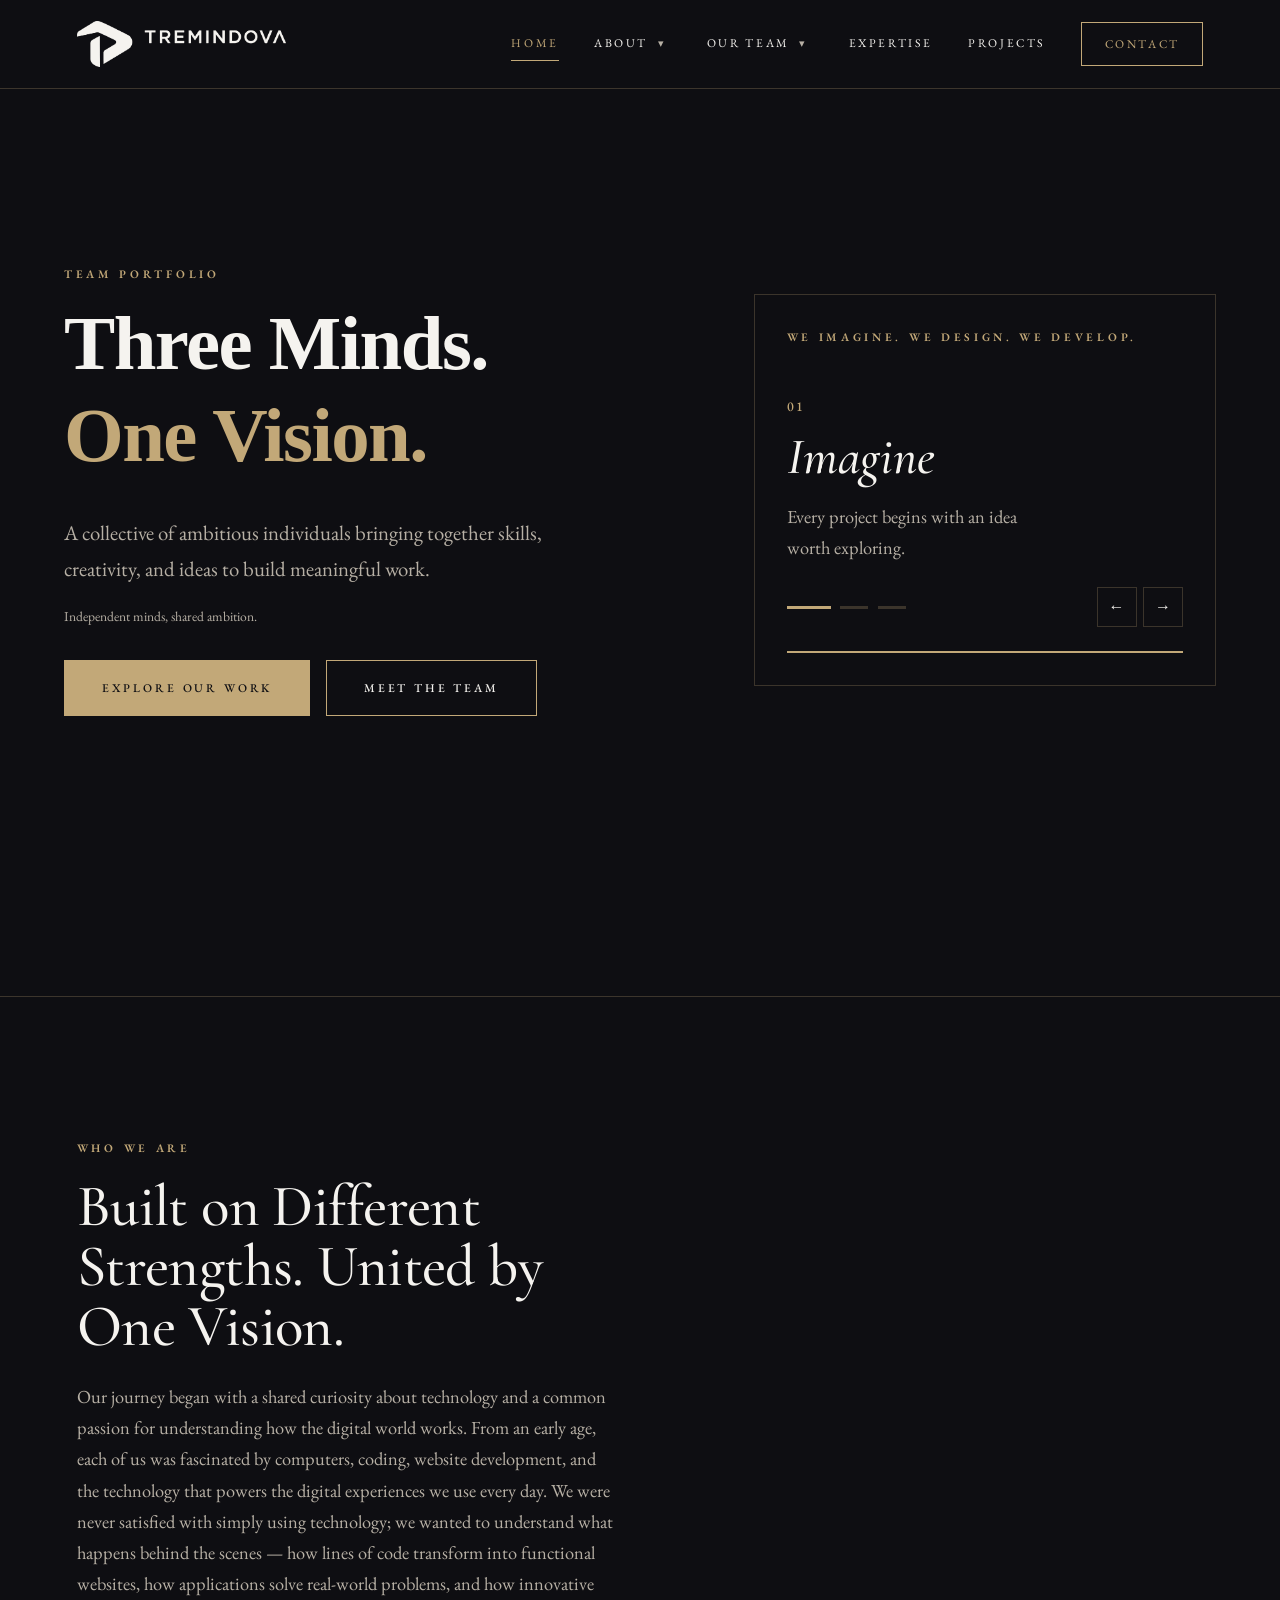
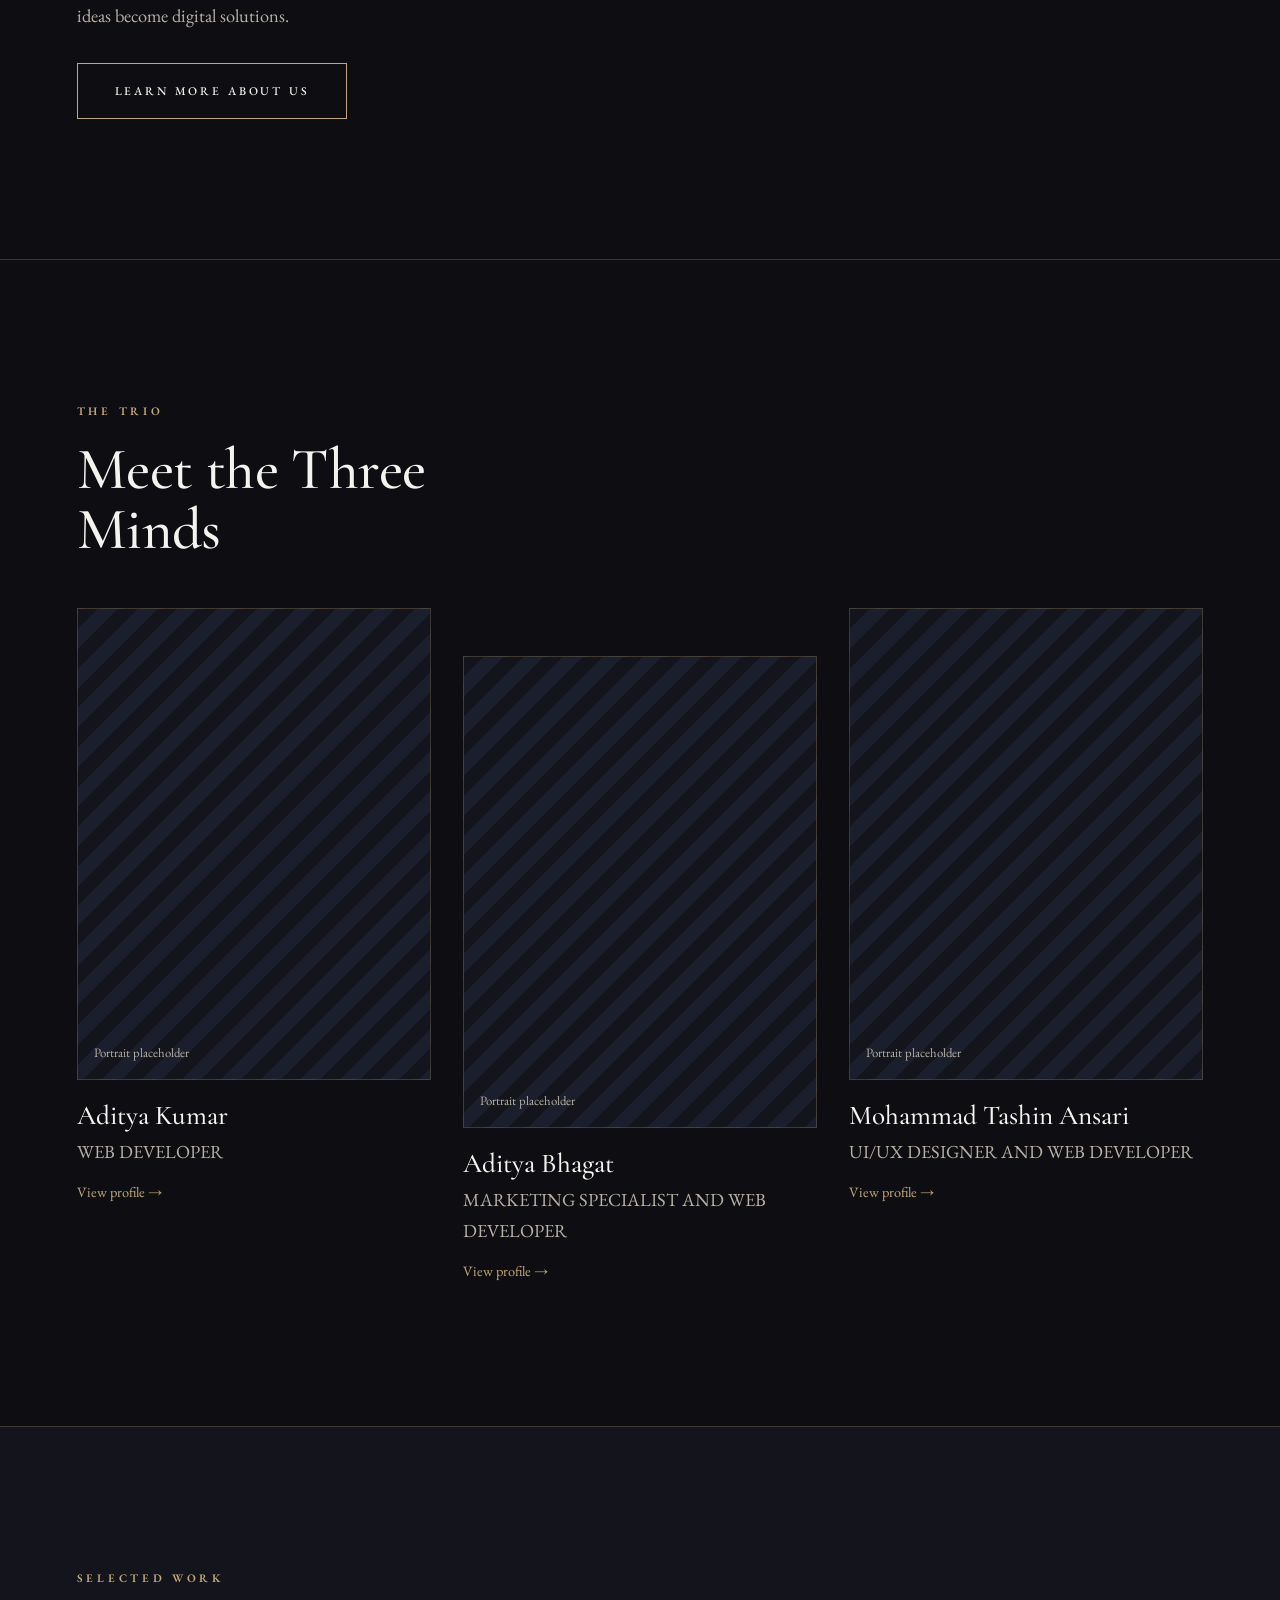
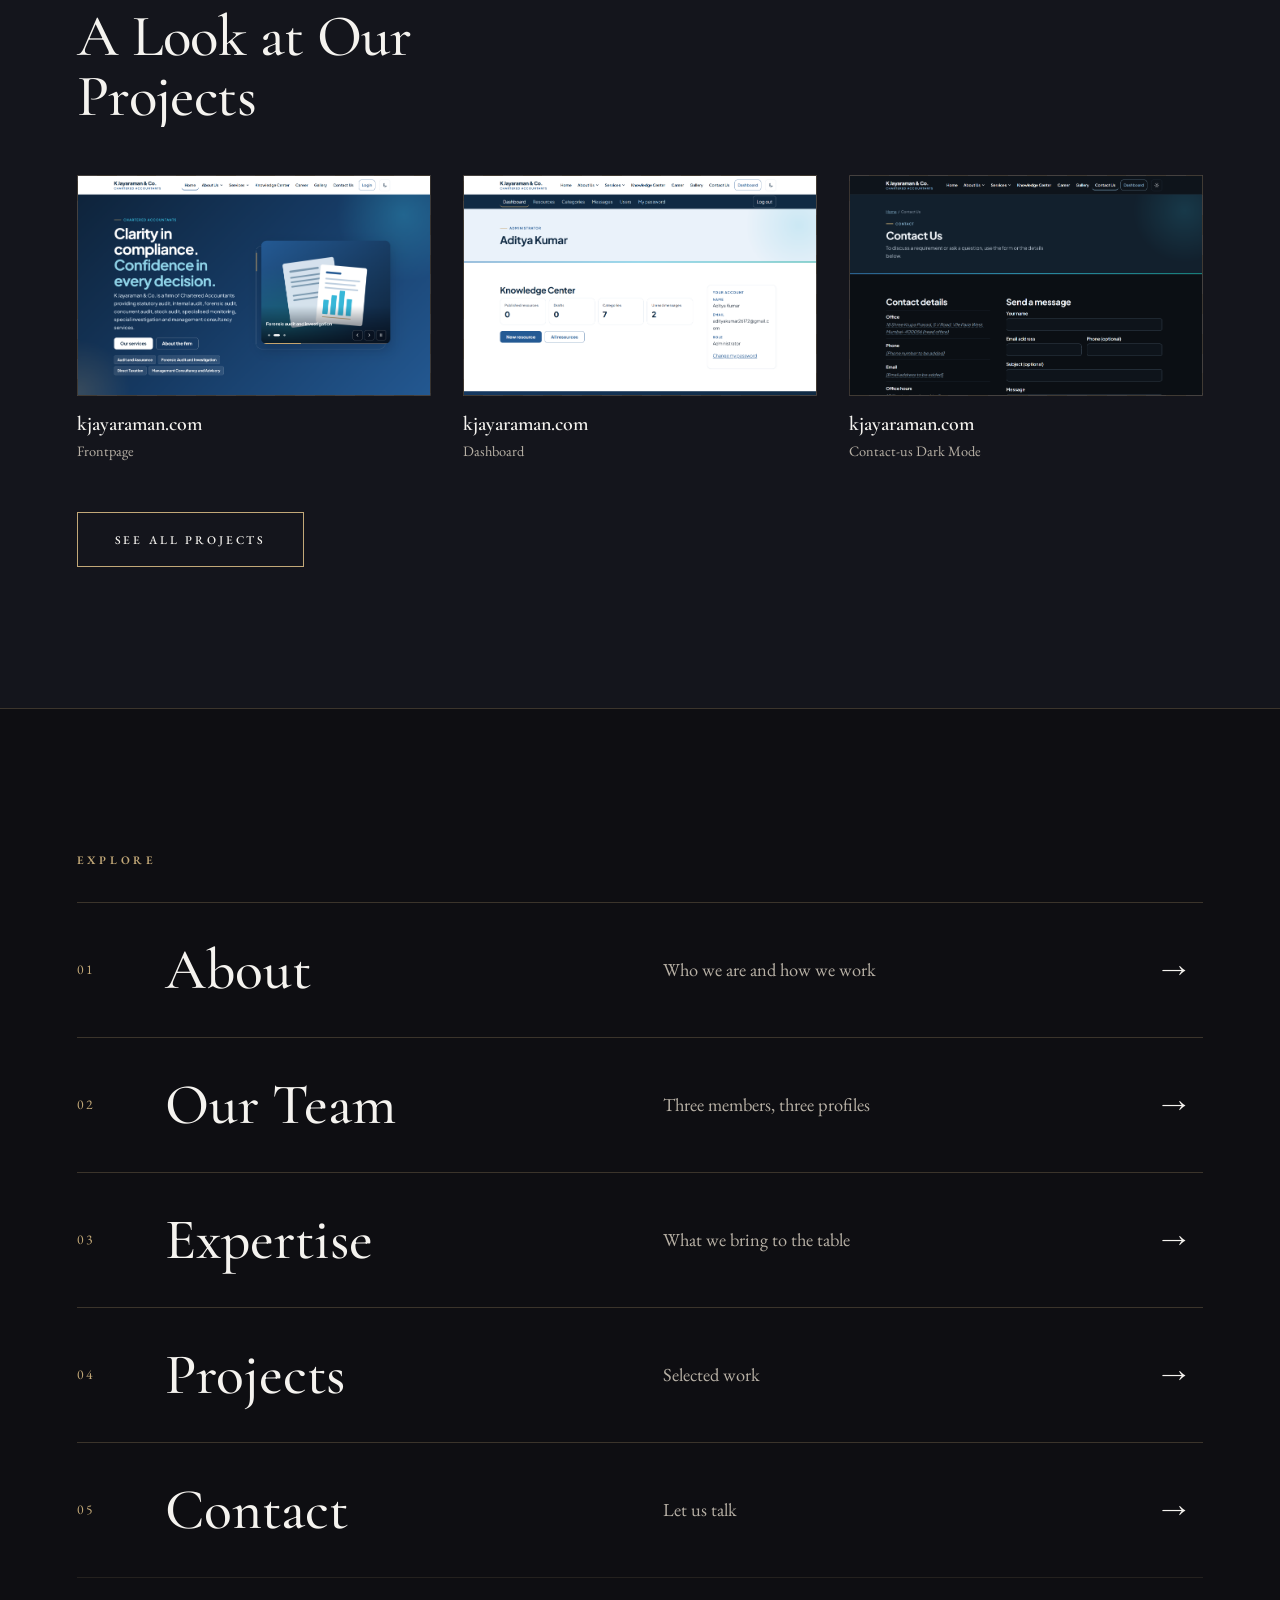
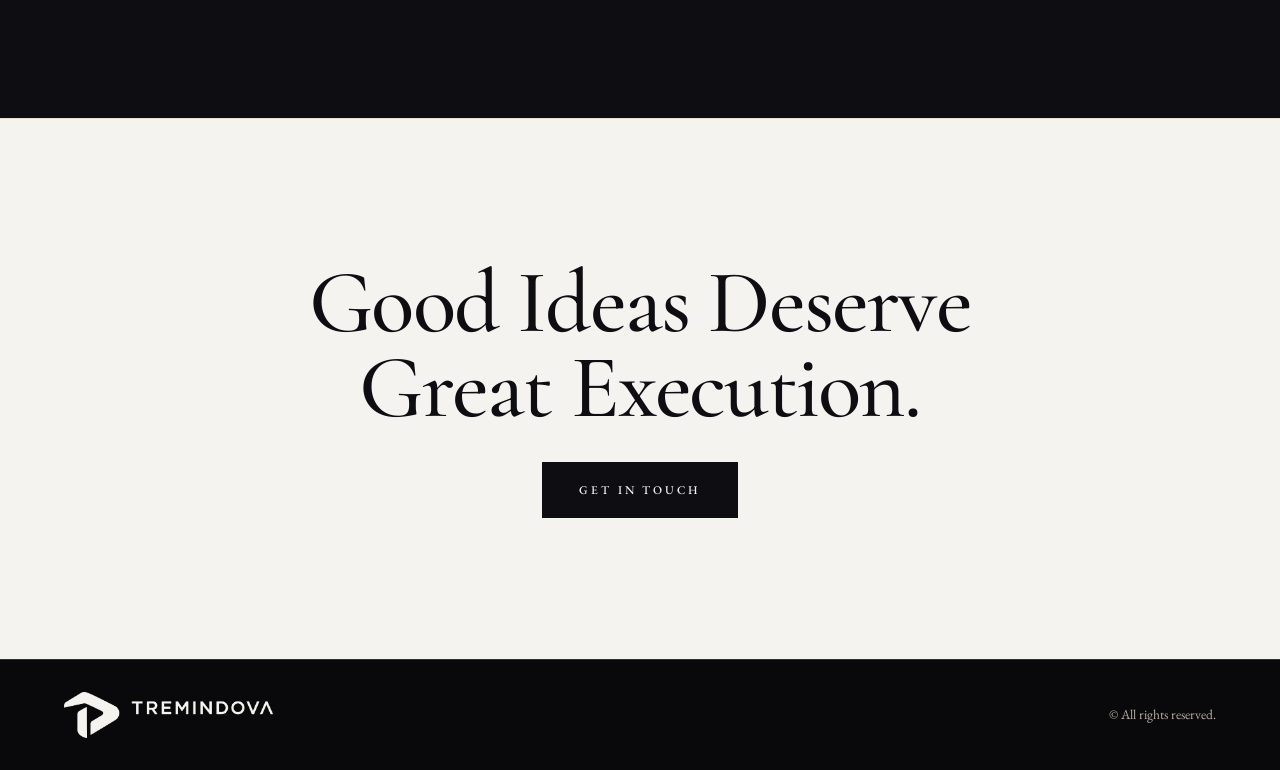
<file: index.html>
<!doctype html>
<html lang="en">
  <head>
    <meta charset="UTF-8" />
    <meta name="viewport" content="width=device-width, initial-scale=1" />
    <title>Three Minds, One Vision | Tremindova</title>
    <meta
      name="description"
      content="A collective of ambitious individuals bringing together skills, creativity, and ideas to build meaningful work."
    />
    <link rel="icon" type="image/png" href="images/favicon.png" />
    <link rel="preconnect" href="https://fonts.googleapis.com" />
    <link rel="preconnect" href="https://fonts.gstatic.com" crossorigin />
    <link
      href="https://fonts.googleapis.com/css2?family=Cormorant+Garamond:ital,wght@0,500;0,600;0,700;1,500;1,600&family=EB+Garamond:wght@400;500;600&display=swap"
      rel="stylesheet"
    />
    <link rel="stylesheet" href="styles.css" />
  </head>
  <body data-page="home">
    <a class="skip" href="#main">Skip to content</a>
    <header class="site-header" id="top">
      <a class="logo" href="index.html" aria-label="Tremindova - home"
        ><img src="images/logo.png" alt="Tremindova"
      /></a>
      <button
        class="menu-btn"
        aria-expanded="false"
        aria-controls="nav"
        aria-label="Open menu"
      >
        <span></span><span></span>
      </button>
      <nav id="nav" aria-label="Main">
        <a href="index.html" data-page="home">Home</a>
        <div class="dd">
          <a href="about.html" data-page="about">About</a
          ><button
            class="dd-toggle"
            aria-expanded="false"
            aria-label="About submenu"
          >
            &#9662;
          </button>
          <ul class="dd-menu">
            <li><a href="about.html#about">Who We Are</a></li>
            <li><a href="about.html#collab">How We Work Together</a></li>
          </ul>
        </div>
        <div class="dd">
          <a href="team.html" data-page="team">Our Team</a
          ><button
            class="dd-toggle"
            aria-expanded="false"
            aria-label="Our Team submenu"
          >
            &#9662;
          </button>
          <ul class="dd-menu">
            <li><a href="team.html#kumar">Aditya Kumar</a></li>
            <li><a href="team.html#bhagat">Aditya Bhagat</a></li>
            <li><a href="team.html#ansari">Mohammad Tashin Ansari</a></li>
          </ul>
        </div>
        <a href="expertise.html" data-page="expertise">Expertise</a
        ><a href="projects.html" data-page="projects">Projects</a
        ><a href="contact.html" data-page="contact">Contact</a>
      </nav>
    </header>
    <main id="main">
      <!-- HERO -->
      <section id="home" class="hero">
        <div class="hero-top">
          <div class="hero-text">
            <p class="label">TEAM PORTFOLIO &nbsp;</p>
            <h1>Three Minds.<br />One Vision.</h1>
            <p class="lead">
              A collective of ambitious individuals bringing together skills,
              creativity, and ideas to build meaningful work.
            </p>
            <p class="meta">Independent minds, shared ambition.</p>
            <div class="actions">
              <a class="btn primary" href="projects.html">Explore Our Work</a>
              <a class="btn" href="team.html">Meet the Team</a>
            </div>
          </div>
          <!-- Slider: edit the three slides here -->
          <div
            class="slider"
            role="region"
            aria-roledescription="carousel"
            aria-label="What we do"
          >
            <p class="label">WE IMAGINE. WE DESIGN. WE DEVELOP.</p>
            <div class="slides">
              <article class="slide active">
                <span class="num">01</span>
                <h2 class="word">Imagine</h2>
                <p>Every project begins with an idea worth exploring.</p>
              </article>
              <article class="slide">
                <span class="num">02</span>
                <h2 class="word">Design</h2>
                <p>
                  Clear structure and careful detail shape how the work feels.
                </p>
              </article>
              <article class="slide">
                <span class="num">03</span>
                <h2 class="word">Develop</h2>
                <p>
                  Clean, dependable code turns the design into something real.
                </p>
              </article>
            </div>
            <div class="slider-ui">
              <div class="dots" role="group" aria-label="Choose slide">
                <button aria-label="Show slide 1" class="active"></button
                ><button aria-label="Show slide 2"></button
                ><button aria-label="Show slide 3"></button>
              </div>
              <div class="arrows">
                <button class="prev" aria-label="Previous slide">&larr;</button
                ><button class="next" aria-label="Next slide">&rarr;</button>
              </div>
            </div>
            <div class="progress"><span></span></div>
          </div>
        </div>
      </section>

      <section class="section intro-band">
        <p class="label">WHO WE ARE</p>
        <h2 class="big">Built on Different Strengths. United by One Vision.</h2>
        <p class="intro">
          Our journey began with a shared curiosity about technology and a
          common passion for understanding how the digital world works. From an
          early age, each of us was fascinated by computers, coding, website
          development, and the technology that powers the digital experiences we
          use every day. We were never satisfied with simply using technology;
          we wanted to understand what happens behind the scenes — how lines of
          code transform into functional websites, how applications solve
          real-world problems, and how innovative ideas become digital
          solutions.
        </p>
        <a class="btn" href="about.html">Learn more about us</a>
      </section>
      <section class="section trio">
        <p class="label">THE TRIO</p>
        <h2 class="big">Meet the Three Minds</h2>
        <div class="trio-grid">
          <a class="card" href="team.html#kumar"
            ><div class="ph">
              <img
                class="photo"
                src="https://cdn.phototourl.com/member/2026-10-19-a86b3484-6486-4fca-94c9-a3945ab348ec.png"
                alt="Portrait of Aditya Kumar"
                style="--face: 50% 20%"
              /><span>Portrait placeholder</span>
            </div>
            <h3>Aditya Kumar</h3>
            <p>WEB DEVELOPER</p>
            <span class="more">View profile &rarr;</span></a
          ><a class="card" href="team.html#bhagat"
            ><div class="ph">
              <img
                class="photo"
                src="https://cdn.phototourl.com/member/2026-10-19-1819ac73-6b8e-4d64-902b-cc21ce5154c7.jpg"
                alt="Portrait of Aditya Bhagat"
                style="--face: 50% 20%"
              /><span>Portrait placeholder</span>
            </div>
            <h3>Aditya Bhagat</h3>
            <p>MARKETING SPECIALIST AND WEB DEVELOPER</p>
            <span class="more">View profile &rarr;</span></a
          ><a class="card" href="team.html#ansari"
            ><div class="ph">
              <img
                class="photo"
                src="https://cdn.phototourl.com/member/2026-10-22-5b0bcfbc-94f1-4079-8564-7884746a187a.png"
                src=""
                alt="Portrait of Mohammad Tashin Ansari"
                style="--face: 50% 20%"
              /><span>Portrait placeholder</span>
            </div>
            <h3>Mohammad Tashin Ansari</h3>
            <p>UI/UX DESIGNER AND WEB DEVELOPER</p>
            <span class="more">View profile &rarr;</span></a
          >
        </div>
      </section>
      <section class="section alt work">
        <p class="label">SELECTED WORK</p>
        <h2 class="big">A Look at Our Projects</h2>
        <div class="work-grid">
          <a class="work-card" href="projects.html"
            ><div class="ph shot r45">
              <img
                class="photo"
                src="images/Screenshot 2026-10-22 113934.png"
                alt="Project screenshot"
                style="--face: 50% 0%"
              /><span>Project image</span>
            </div>
            <h3>kjayaraman.com</h3>
            <p>Frontpage &nbsp;</p></a
          ><a class="work-card" href="projects.html"
            ><div class="ph shot r169">
              <img
                class="photo"
                src="images/Screenshot 2026-10-22 114021.png"
                alt="Project screenshot"
                style="--face: 50% 0%"
              /><span>Project image</span>
            </div>
            <h3>kjayaraman.com</h3>
            <p>Dashboard &nbsp;</p></a
          ><a class="work-card" href="projects.html"
            ><div class="ph shot r11">
              <img
                class="photo"
                src="images/Screenshot 2026-10-22 114045.png"
                alt="Project screenshot"
                style="--face: 50% 0%"
              /><span>Project image</span>
            </div>
            <h3>kjayaraman.com</h3>
            <p>Contact-us Dark Mode &nbsp; </p></a
          >
        </div>
        <a class="btn" href="projects.html">See all projects</a>
      </section>
      <section class="section tiles" aria-label="Explore the site">
        <p class="label">EXPLORE</p>
        <a class="tile" href="about.html"
          ><span>01</span><strong>About</strong
          ><em>Who we are and how we work</em><i>&rarr;</i></a
        >
        <a class="tile" href="team.html"
          ><span>02</span><strong>Our Team</strong
          ><em>Three members, three profiles</em><i>&rarr;</i></a
        >
        <a class="tile" href="expertise.html"
          ><span>03</span><strong>Expertise</strong
          ><em>What we bring to the table</em><i>&rarr;</i></a
        >
        <a class="tile" href="projects.html"
          ><span>04</span><strong>Projects</strong><em>Selected work</em
          ><i>&rarr;</i></a
        >
        <a class="tile" href="contact.html"
          ><span>05</span><strong>Contact</strong><em>Let us talk</em
          ><i>&rarr;</i></a
        >
      </section>

      <section class="section cta">
        <h2 class="huge">Good Ideas Deserve Great Execution.</h2>
        <a class="btn primary" href="contact.html">Get in Touch</a>
      </section>
    </main>
    <footer class="site-footer">
      <a class="logo" href="index.html" aria-label="Tremindova - home"
        ><img src="images/logo.png" alt="Tremindova"
      /></a>
      <p>&copy; All rights reserved.</p>
      
    </footer>
    <script src="script.js"></script>
  </body>
</html>
</file>
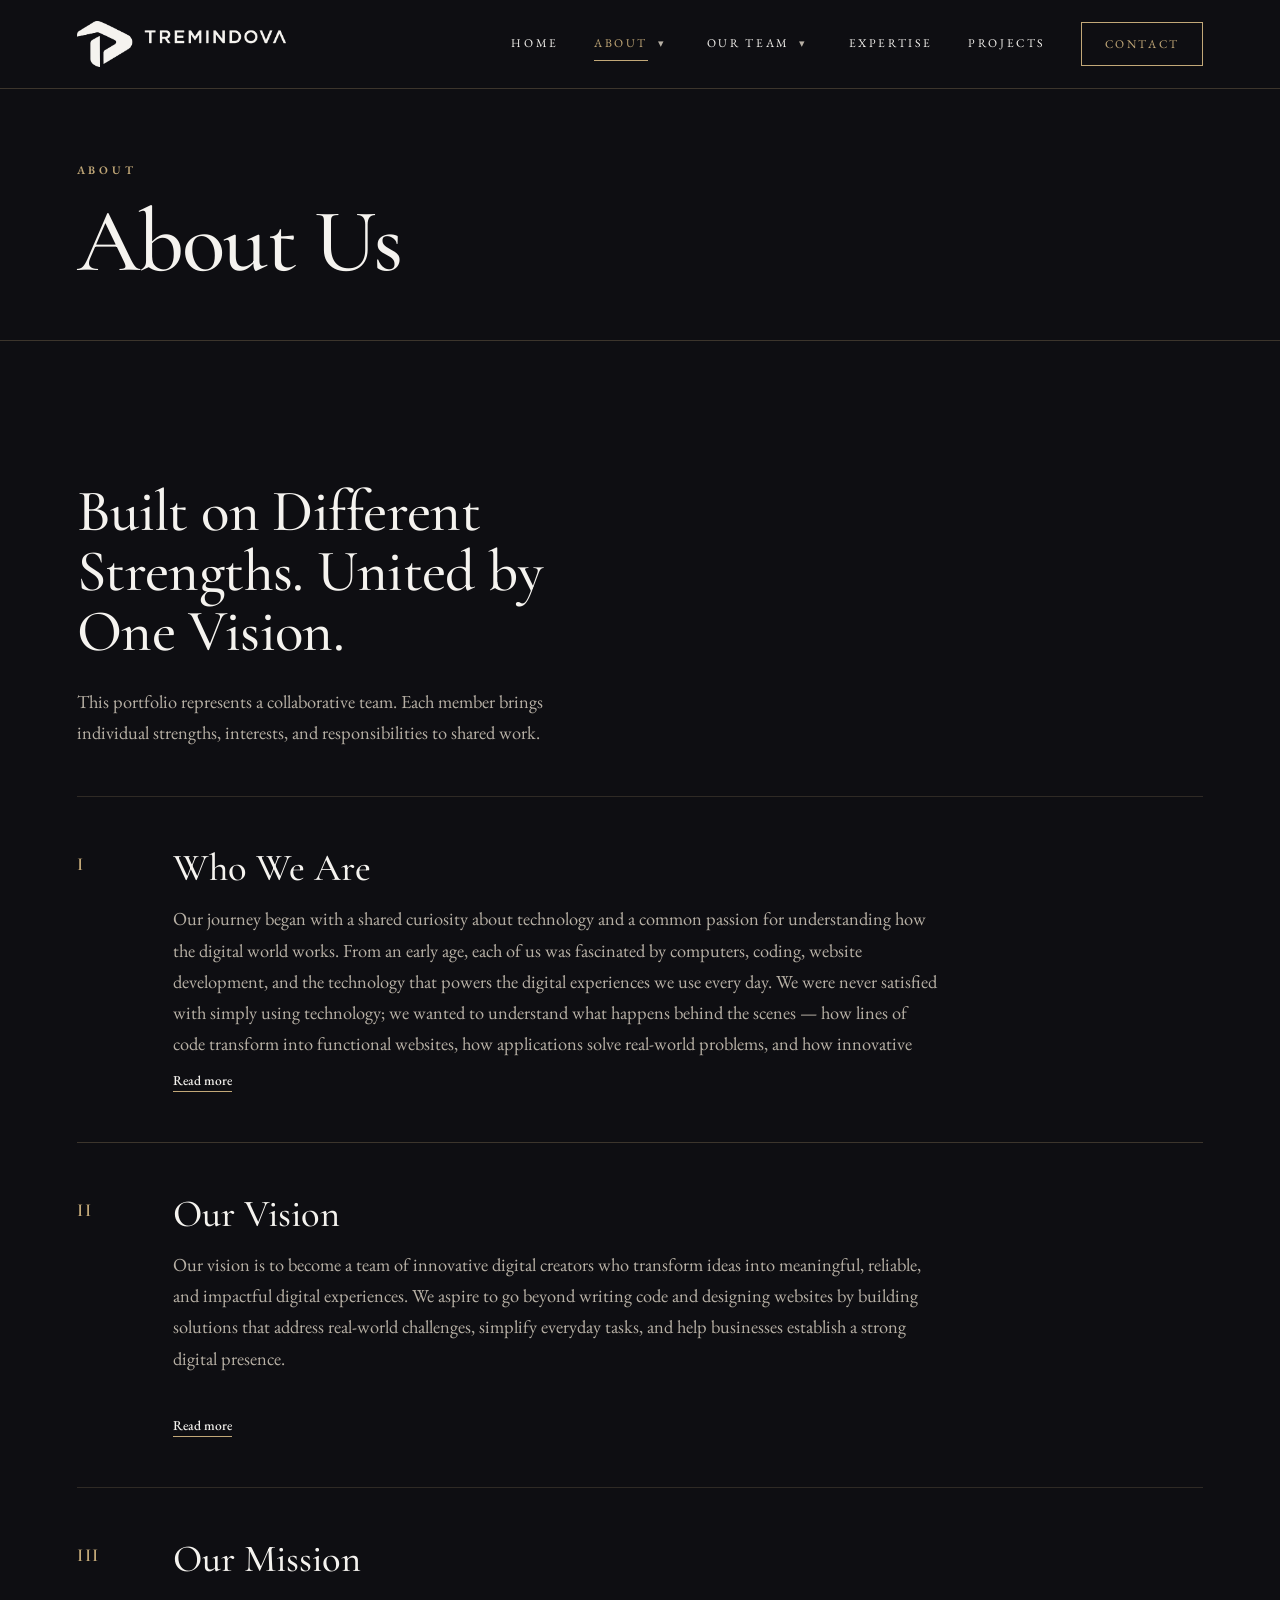
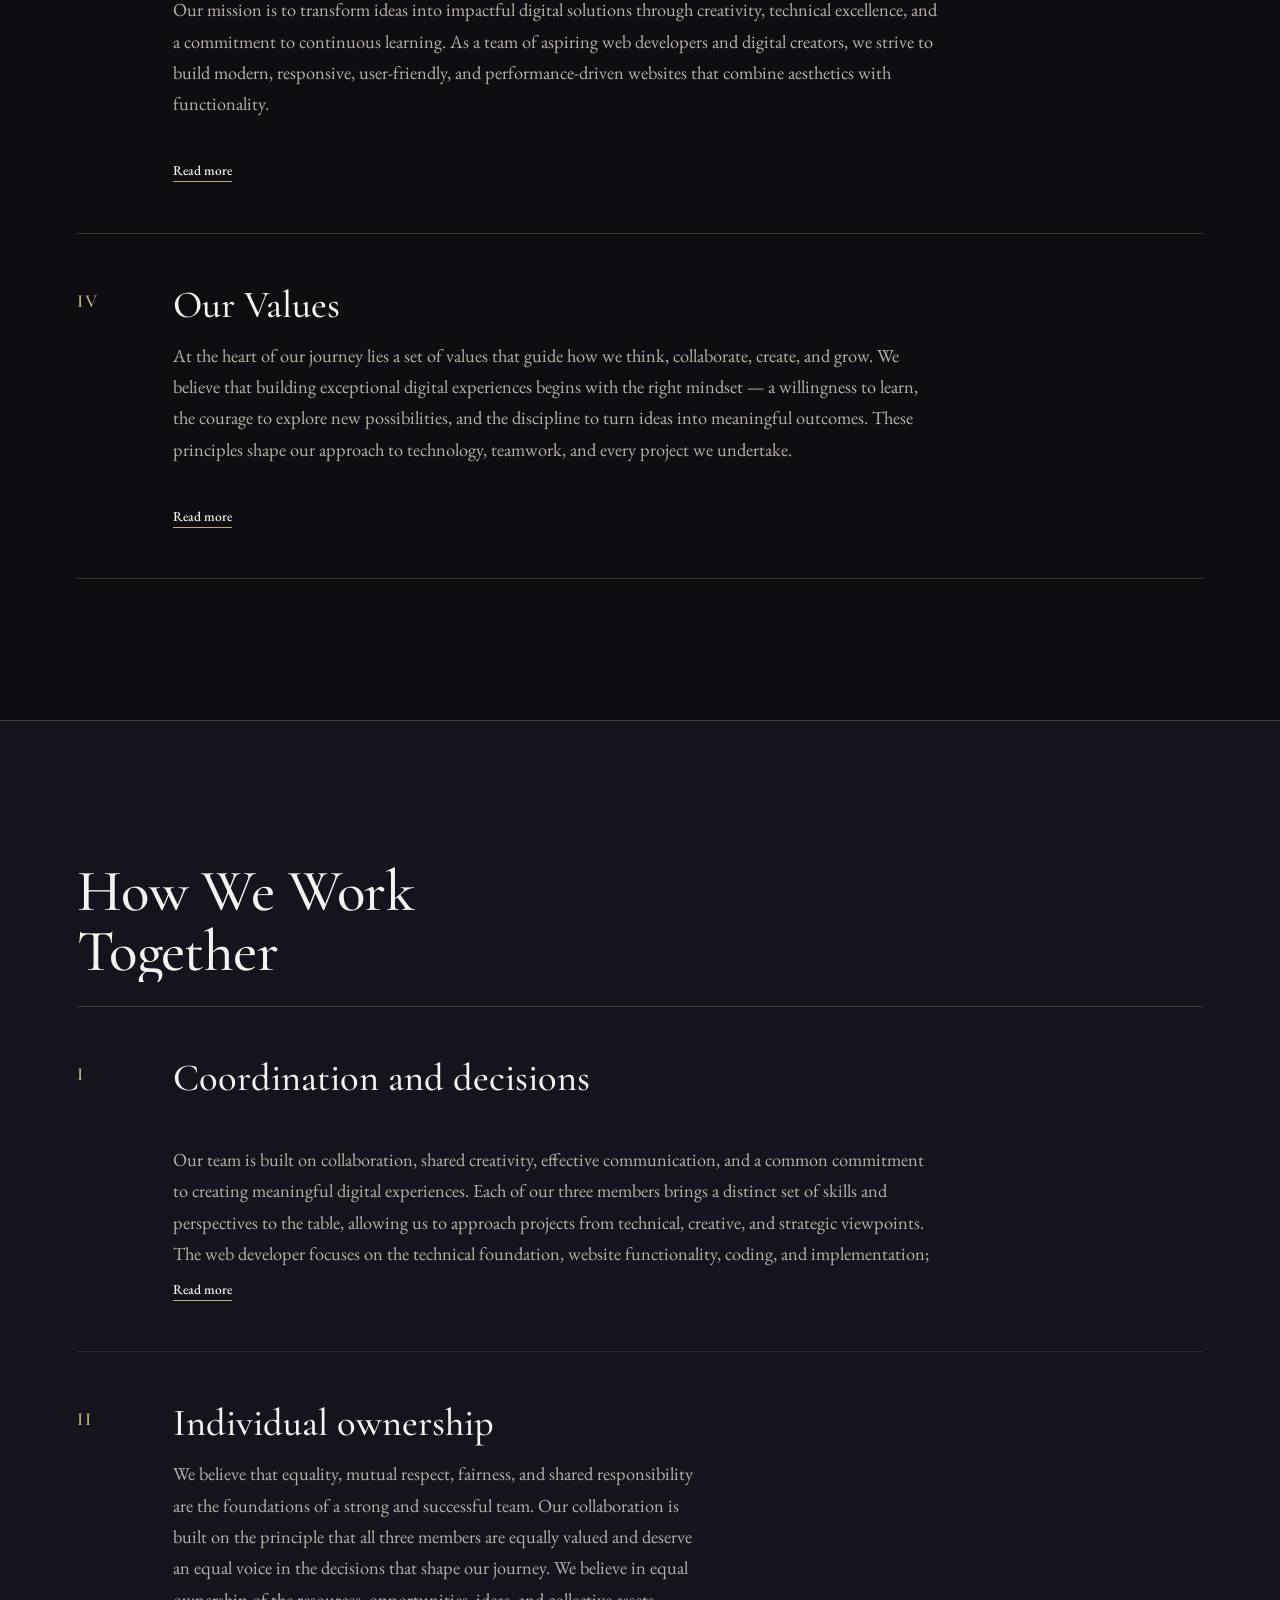
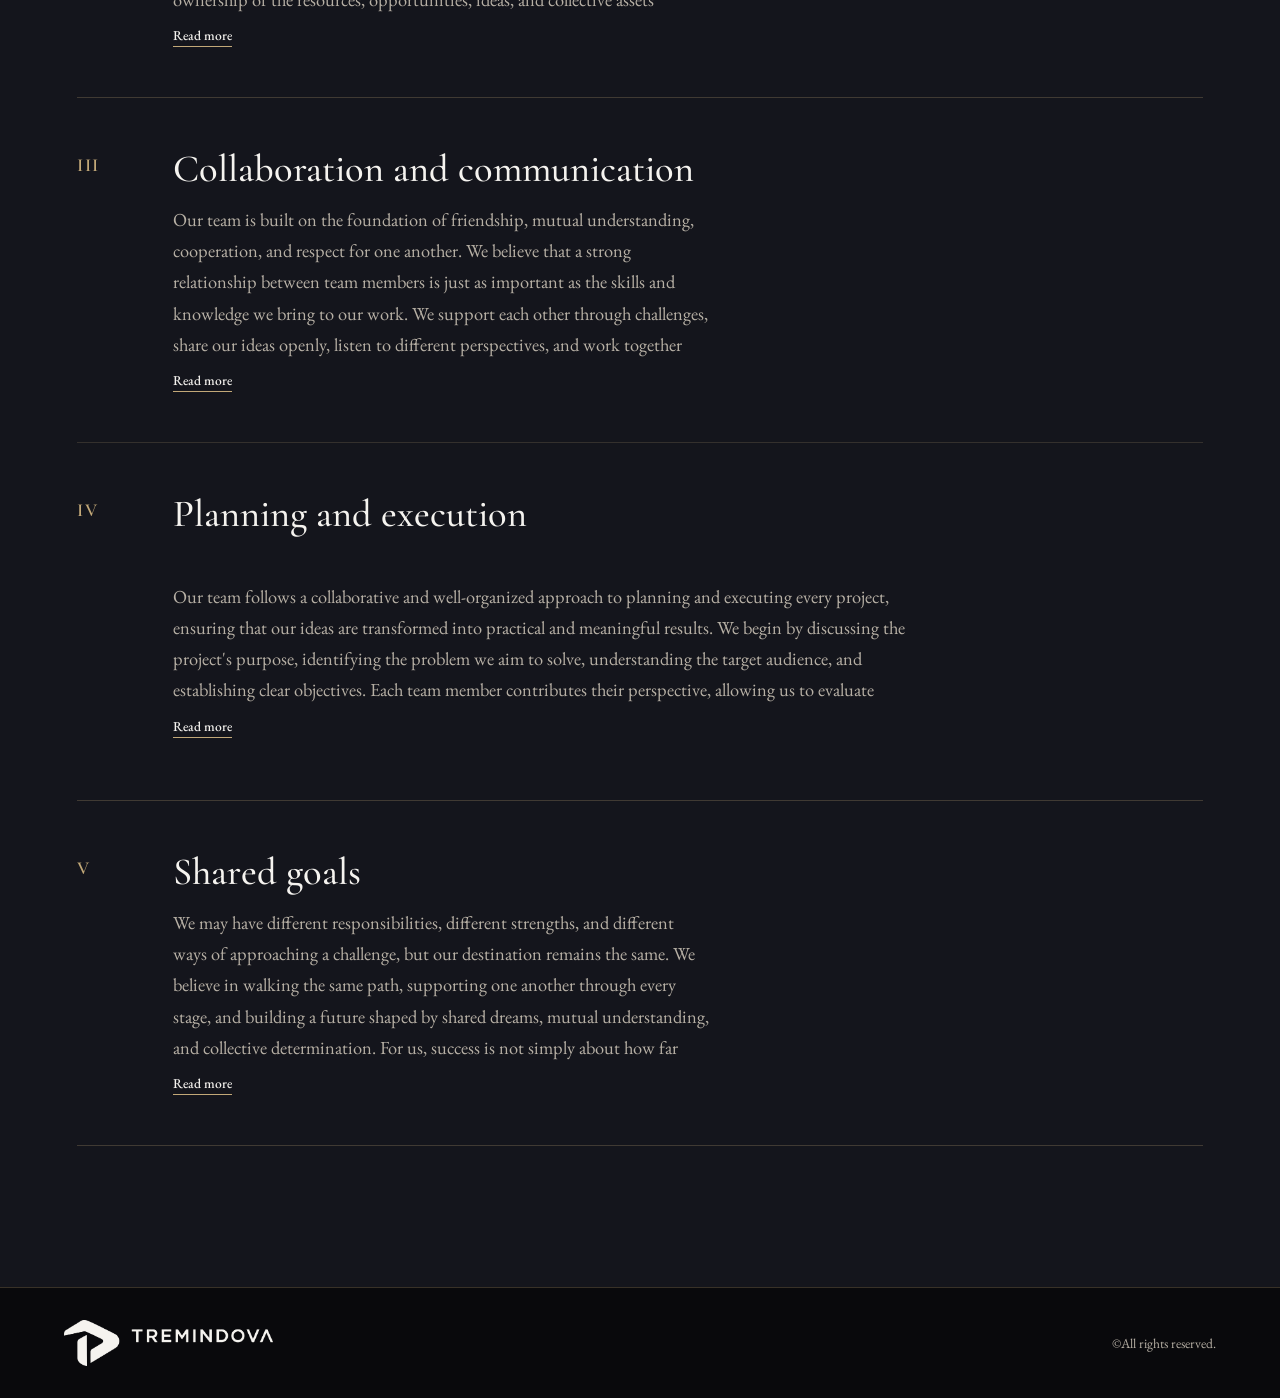
<file: about.html>
<!DOCTYPE html>
<html lang="en">
<head>
<meta charset="UTF-8">
<meta name="viewport" content="width=device-width, initial-scale=1">
<title>About | Tremindova</title>
<meta name="description" content="A collective of ambitious individuals bringing together skills, creativity, and ideas to build meaningful work.">
<link rel="icon" type="image/png" href="images/favicon.png">
<link rel="preconnect" href="https://fonts.googleapis.com">
<link rel="preconnect" href="https://fonts.gstatic.com" crossorigin>
<link href="https://fonts.googleapis.com/css2?family=Cormorant+Garamond:ital,wght@0,500;0,600;0,700;1,500;1,600&family=EB+Garamond:wght@400;500;600&display=swap" rel="stylesheet">
<link rel="stylesheet" href="styles.css">
</head>
<body data-page="about">
<a class="skip" href="#main">Skip to content</a>
<header class="site-header" id="top">
  <a class="logo" href="index.html" aria-label="Tremindova - home"><img src="images/logo.png" alt="Tremindova"></a>
  <button class="menu-btn" aria-expanded="false" aria-controls="nav" aria-label="Open menu"><span></span><span></span></button>
  <nav id="nav" aria-label="Main"><a href="index.html" data-page="home">Home</a><div class="dd"><a href="about.html" data-page="about">About</a><button class="dd-toggle" aria-expanded="false" aria-label="About submenu">&#9662;</button><ul class="dd-menu"><li><a href="about.html#about">Who We Are</a></li><li><a href="about.html#collab">How We Work Together</a></li></ul></div><div class="dd"><a href="team.html" data-page="team">Our Team</a><button class="dd-toggle" aria-expanded="false" aria-label="Our Team submenu">&#9662;</button><ul class="dd-menu"><li><a href="team.html#kumar">Aditya Kumar</a></li><li><a href="team.html#bhagat">Aditya Bhagat</a></li><li><a href="team.html#ansari">Mohammad Tashin Ansari</a></li></ul></div><a href="expertise.html" data-page="expertise">Expertise</a><a href="projects.html" data-page="projects">Projects</a><a href="contact.html" data-page="contact">Contact</a></nav>
</header>
<main id="main">
<section class="page-hero"><p class="label">ABOUT</p><h1 class="huge">About Us</h1></section>
<!-- ABOUT -->
<section id="about" class="section">
  <h2 class="big">Built on Different Strengths. United by One Vision.</h2>
  <p class="intro">This portfolio represents a collaborative team. Each member brings individual strengths, interests, and responsibilities to shared work.</p>
  <div class="two-col">
    <article><h3>Who We Are</h3><p>Our journey began with a shared curiosity about technology and a common passion for understanding how the digital world works. From an early age, each of us was fascinated by computers, coding, website development, and the technology that powers the digital experiences we use every day. We were never satisfied with simply using technology; we wanted to understand what happens behind the scenes — how lines of code transform into functional websites, how applications solve real-world problems, and how innovative ideas become digital solutions.

After completing our Class 12 education, we came together and discovered that we shared more than just an interest in technology — we shared a vision for the future. We realized that our individual curiosity could become something much bigger if we combined our ideas, learned from one another, and worked towards a common goal.

What started as a friendship gradually evolved into a shared ambition to explore the world of web development, software, and digital innovation. We began exchanging ideas, experimenting with new technologies, developing our skills, and learning through hands-on projects. Every challenge became an opportunity to grow, and every new concept brought us one step closer to turning our passion into practical expertise.

Beyond technology, our strength lies in the friendship, trust, and willingness to grow together that have shaped our journey. We believe that great digital products are built not only with technical knowledge but also with creativity, collaboration, consistency, and a genuine desire to solve problems.

Today, we are building our journey as a team of aspiring developers and digital creators, committed to learning continuously, creating meaningful digital experiences, and transforming ideas into reality. We know that there is still much to explore, but we see that as an opportunity rather than a limitation.

Our journey is just beginning, and our vision is to grow together, build with purpose, and create technology that makes a difference.</p></article>
    <article><h3>Our Vision</h3><p>Our vision is to become a team of innovative digital creators who transform ideas into meaningful, reliable, and impactful digital experiences. We aspire to go beyond writing code and designing websites by building solutions that address real-world challenges, simplify everyday tasks, and help businesses establish a strong digital presence.

We believe that technology should be more than just functional — it should be intuitive, accessible, secure, and thoughtfully designed around the people who use it. With this philosophy, we aim to create digital products that combine modern design, seamless functionality, and dependable performance across devices.

As we continue to grow, our goal is to explore emerging technologies, continuously refine our technical expertise, and embrace new possibilities in web development and software innovation. We aspire to collaborate with individuals, startups, and businesses to turn ambitious ideas into practical digital solutions that deliver lasting value.

Ultimately, our vision is to build more than websites — we want to build experiences, solve problems, establish trust, and contribute to a digital future where creativity and technology work together to make a meaningful difference.

We envision a future where every idea has the potential to become something extraordinary through the power of technology.</p></article>
    <article><h3>Our Mission</h3><p>Our mission is to transform ideas into impactful digital solutions through creativity, technical excellence, and a commitment to continuous learning. As a team of aspiring web developers and digital creators, we strive to build modern, responsive, user-friendly, and performance-driven websites that combine aesthetics with functionality.

We aim to understand the unique needs of every project, approach challenges with a problem-solving mindset, and deliver solutions that are practical, accessible, and aligned with real-world requirements. From crafting intuitive user interfaces to developing reliable backend systems, we are committed to understanding every layer of the development process and creating digital experiences that work seamlessly.

Collaboration is at the heart of our mission. By sharing knowledge, exchanging ideas, exploring emerging technologies, and learning from every challenge, we seek to strengthen our individual abilities while growing together as a team. We believe that consistent improvement, attention to detail, and a willingness to adapt are essential to building meaningful and sustainable digital products.

We are dedicated to maintaining a balance between innovation and simplicity, ensuring that every project we undertake reflects thoughtful design, clean code, dependable functionality, and a genuine understanding of the people it serves.

Our mission is simple: to keep learning, keep building, and turn ambitious ideas into valuable digital experiences — one project, one solution, and one line of code at a time.</p></article>
    <article><h3>Our Values</h3><p>At the heart of our journey lies a set of values that guide how we think, collaborate, create, and grow. We believe that building exceptional digital experiences begins with the right mindset — a willingness to learn, the courage to explore new possibilities, and the discipline to turn ideas into meaningful outcomes. These principles shape our approach to technology, teamwork, and every project we undertake.

1. Innovation &amp; Creativity
We believe in exploring possibilities beyond conventional solutions. We encourage creative thinking, experiment with new technologies, and approach every challenge with an open mind to develop digital experiences that are distinctive, practical, and forward-thinking.

2. Continuous Learning
Technology never stands still, and neither do we. We are committed to continuously expanding our knowledge, refining our technical skills, and adapting to emerging tools, frameworks, and industry trends. Every project is an opportunity to learn something new and become better at what we do.

3. Collaboration &amp; Teamwork
We believe that great ideas become even stronger when people work together. By sharing knowledge, respecting different perspectives, and supporting one another, we create an environment where individual strengths contribute to collective growth and better outcomes.

4. Quality &amp; Attention to Detail
We value the details that make a meaningful difference. From clean, maintainable code to responsive layouts and seamless user interactions, we strive to approach every aspect of development with care, consistency, and a commitment to quality.

5. User-Centric Thinking
We believe technology should serve people, not complicate their lives. Our approach focuses on understanding user needs and creating digital solutions that are intuitive, accessible, responsive, and easy to navigate across different devices.

6. Integrity &amp; Accountability
We believe trust is earned through honesty, transparency, and responsibility. We value clear communication, realistic commitments, and accountability for our work, recognizing that strong professional relationships are built on reliability and mutual respect.

7. Problem-Solving Mindset
Every challenge presents an opportunity to discover a better solution. Rather than being discouraged by complexity, we approach problems with curiosity, logical thinking, and persistence, breaking them into manageable steps and working towards effective outcomes.

8. Growth Through Challenges
We understand that meaningful progress takes patience, discipline, and resilience. We embrace constructive feedback, learn from mistakes, and view challenges as essential parts of our development — both as individuals and as a team.

What We Stand For
Our values go beyond the code we write or the websites we build. They represent the mindset we bring to every idea, every collaboration, and every challenge. As we continue to grow, we remain committed to building with purpose, learning with curiosity, and working with integrity.

We don't just believe in building better technology; we believe in becoming better creators along the way.</p></article>
  </div>
</section>

<!-- COLLABORATION -->
<section id="collab" class="section alt">
  <h2 class="big">How We Work Together</h2>
  <div class="two-col">
    <article><h3>Coordination and decisions</h3><p>
    Our team is built on collaboration, shared creativity, effective communication, and a common commitment to creating meaningful digital experiences. Each of our three members brings a distinct set of skills and perspectives to the table, allowing us to approach projects from technical, creative, and strategic viewpoints. The web developer focuses on the technical foundation, website functionality, coding, and implementation; the UI/UX designer concentrates on visual presentation, interface structure, usability, and creating a smooth user experience; while the marketing specialist contributes to brand positioning, audience understanding, content strategy, and digital communication. Although each member has individual responsibilities, we work closely throughout the project lifecycle to ensure that our ideas and efforts remain aligned with the overall vision. We exchange ideas during the planning stage, discuss design concepts and technical possibilities, coordinate content with website structure, and provide constructive feedback to improve the quality of our work. Our collaborative approach allows us to identify challenges from different perspectives, explore creative solutions, and make informed decisions that balance functionality, design, and marketing objectives. We value transparency, mutual respect, adaptability, and continuous learning, understanding that a successful project depends not only on individual expertise but also on how effectively that expertise is combined. By supporting one another, sharing knowledge, and maintaining open communication, we aim to create an organized and productive working environment where every member can contribute meaningfully. Our goal is to bring together the strengths of development, design, and marketing to build websites that are technically sound, visually appealing, user-friendly, and capable of communicating their purpose effectively. For us, teamwork means more than dividing tasks; it means taking collective responsibility for the final outcome, learning from every challenge, and continuously improving together to turn our shared ideas into polished and valuable digital solutions.
  </p></article>
    <article><h3>Individual ownership</h3><p>We believe that equality, mutual respect, fairness, and shared responsibility
    are the foundations of a strong and successful team. Our collaboration is
    built on the principle that all three members are equally valued and deserve
    an equal voice in the decisions that shape our journey. We believe in equal
    ownership of the resources, opportunities, ideas, and collective assets
    associated with our shared work, ensuring that every member has an equal
    stake in what we build together. Regardless of individual roles, skills, or
    responsibilities, no member is considered more important than another, and
    every contribution is treated with respect. We aim to make important
    decisions through open communication, mutual understanding, and collective
    agreement, creating an environment where everyone can express their
    perspectives and participate fairly. We also believe that the success,
    growth, and achievements of our collaborative projects should reflect our
    shared efforts and commitment. For us, equality is not simply a principle
    we talk about; it is a value we strive to demonstrate through our actions,
    decisions, and relationships. By maintaining fairness in ownership,
    acknowledging each other's contributions, and supporting one another's
    growth, we aim to build a partnership founded on trust, transparency, and
    long-term cooperation. Our vision is to grow together as equals, share
    opportunities fairly, and ensure that every member has a meaningful place
    in the future we create collectively.</p></article>
    <article><h3>Collaboration and communication</h3><p>Our team is built on the foundation of friendship, mutual understanding,
    cooperation, and respect for one another. We believe that a strong
    relationship between team members is just as important as the skills and
    knowledge we bring to our work. We support each other through challenges,
    share our ideas openly, listen to different perspectives, and work together
    to find solutions whenever difficulties arise. Our collaboration goes beyond
    simply completing tasks; it reflects the trust, understanding, and genuine
    friendship we share as a team. We believe in treating everyone equally,
    valuing each other's opinions, celebrating our collective achievements, and
    learning from our mistakes together. Every member has the freedom to express
    ideas, contribute creatively, and participate in decisions in an environment
    where cooperation matters more than individual recognition. We understand
    that differences in opinions are natural, and we approach them with patience,
    respect, and a willingness to understand one another. Our bond helps us
    maintain a positive working environment where everyone feels supported,
    appreciated, and motivated to grow. For us, teamwork is not merely about
    working on the same project; it is about building meaningful relationships,
    standing by one another, sharing responsibilities, and moving forward with
    a common purpose. We believe that friendship strengthens collaboration,
    mutual understanding builds trust, and cooperation turns individual efforts
    into shared success. Together, we aim to grow not only as professionals but
    also as individuals who value loyalty, equality, respect, and the lasting
    relationships we build along the way.</p></article>
    <article><h3>Planning and execution</h3><p>
    Our team follows a collaborative and well-organized approach to planning and executing every project, ensuring that our ideas are transformed into practical and meaningful results. We begin by discussing the project's purpose, identifying the problem we aim to solve, understanding the target audience, and establishing clear objectives. Each team member contributes their perspective, allowing us to evaluate different ideas and develop a shared vision for the project. Once the primary objectives are established, we divide the work according to our individual strengths and responsibilities, with the web developer focusing on technical implementation and functionality, the UI/UX designer working on interface design and user experience, and the marketing specialist contributing to brand positioning, content direction, and audience engagement. We then organize the tasks, prioritize essential features, and determine the sequence in which different parts of the project should be completed. During execution, we maintain open communication, share progress updates, discuss challenges, and coordinate our efforts to ensure that design, development, and marketing remain aligned. Rather than treating each responsibility as an isolated task, we continuously collaborate to make sure that every component contributes to the overall project objectives. We review our progress regularly, exchange constructive feedback, and make adjustments whenever new ideas, technical limitations, or changing requirements arise. Once the main implementation is complete, we evaluate the website's functionality, responsiveness, visual consistency, content quality, and overall user experience to identify areas that require improvement. We believe that effective execution requires more than following an initial plan; it also requires flexibility, accountability, creative problem-solving, and a willingness to learn throughout the process. By combining structured planning with consistent communication and collective effort, we aim to complete our projects efficiently while maintaining high standards of quality. Our approach allows us to turn shared ideas into well-organized digital solutions through a process in which every member understands their responsibilities, supports the others, and contributes toward achieving our common goals.
  </p></p></article>
    <article><h3>Shared goals</h3><p> We may have different responsibilities, different strengths, and different
    ways of approaching a challenge, but our destination remains the same. We
    believe in walking the same path, supporting one another through every
    stage, and building a future shaped by shared dreams, mutual understanding,
    and collective determination. For us, success is not simply about how far
    one person can go, but how far we can progress together while preserving
    the trust and friendship that brought us together in the first place.
    Our commitment is to keep learning together, creating together, and moving
    forward together, with the belief that a shared vision becomes stronger
    when three individuals work as one team.</p></article>
  </div>
</section>


</main>
<footer class="site-footer">
  <a class="logo" href="index.html" aria-label="Tremindova - home"><img src="images/logo.png" alt="Tremindova"></a>
  <p>&copy;All rights reserved.</p>
 
</footer>
<script src="script.js"></script>
</body>
</html>
</file>
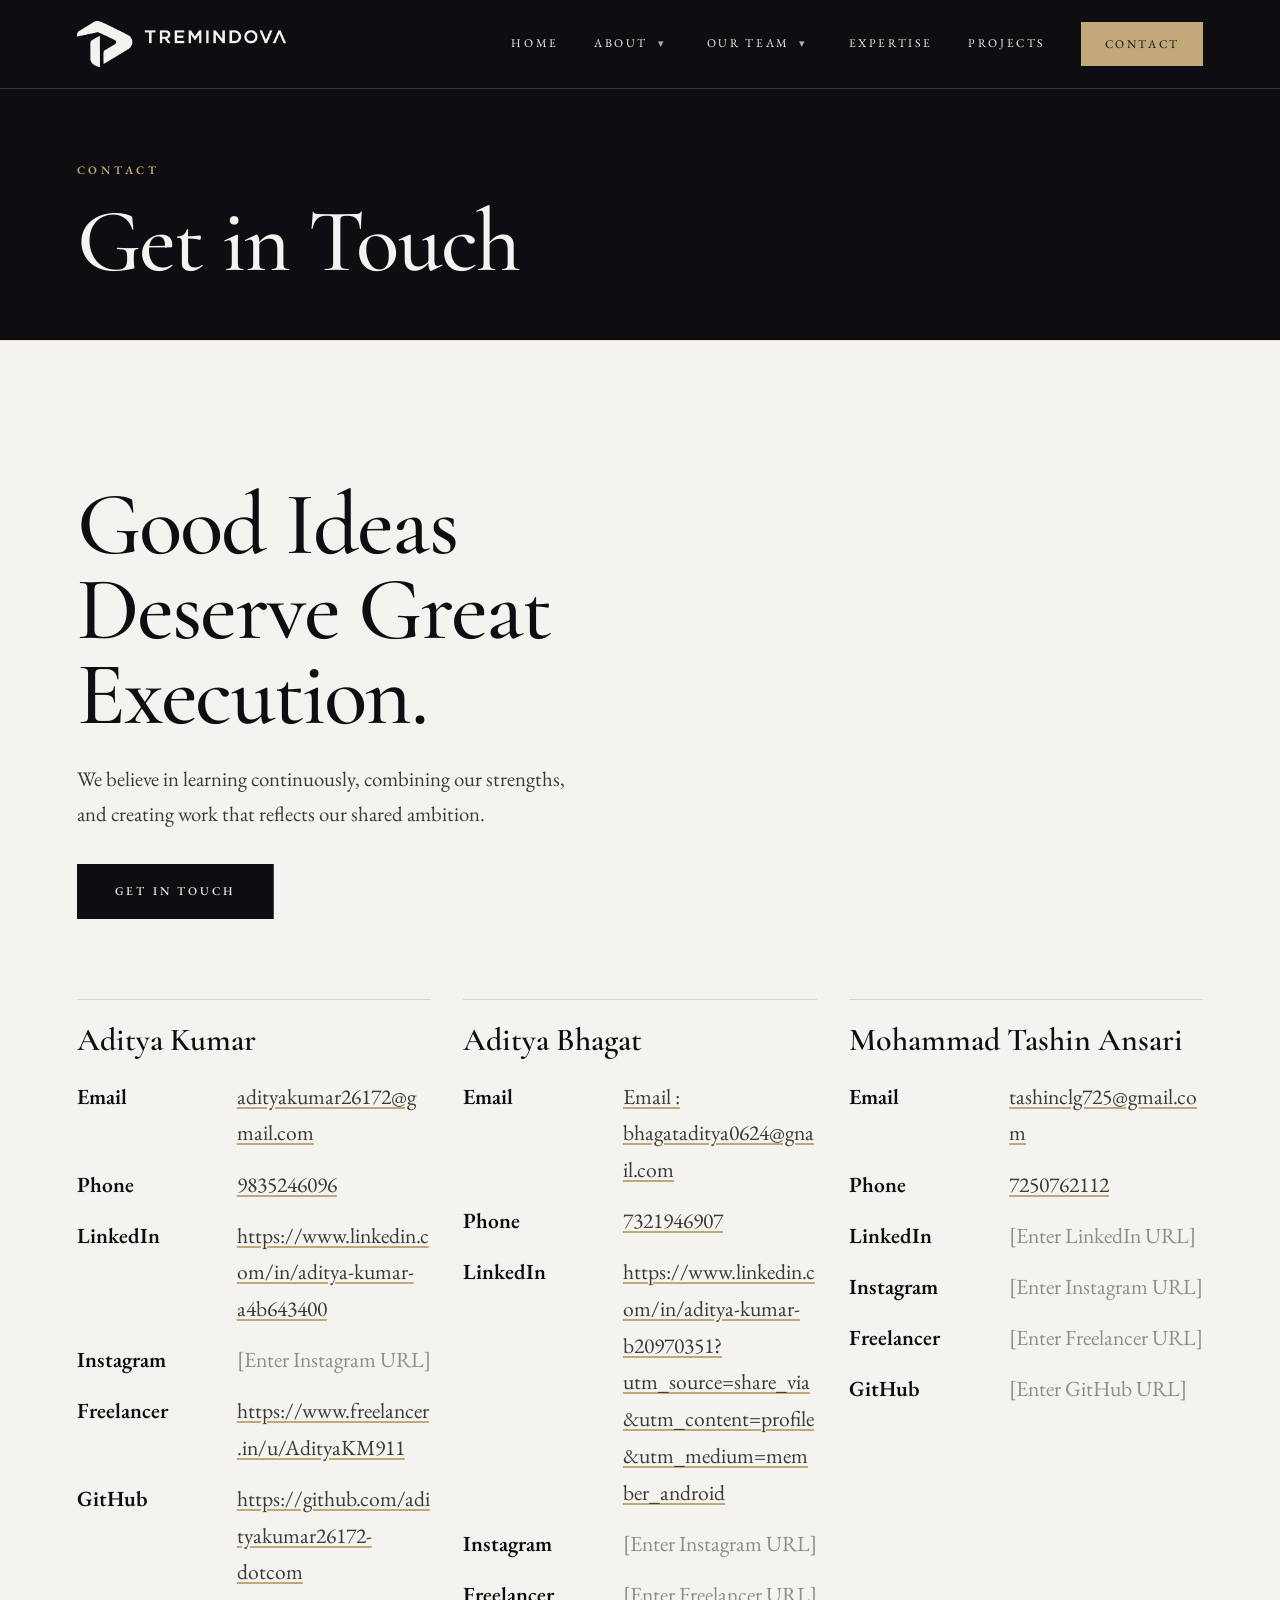
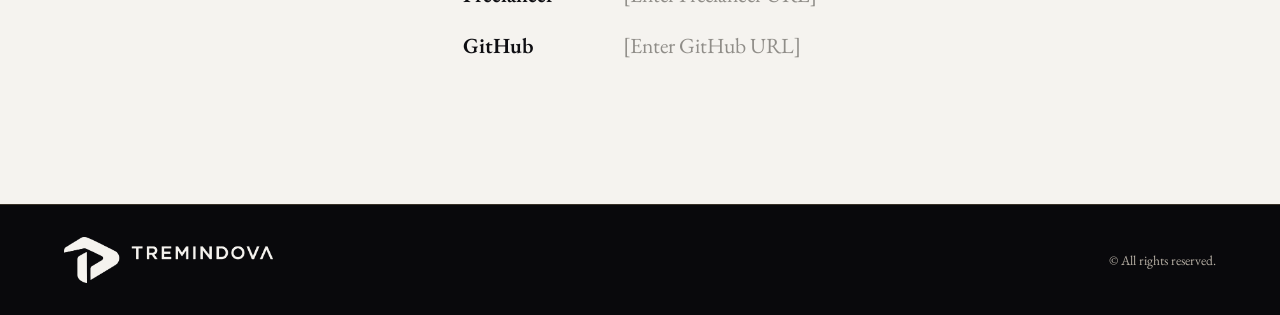
<file: contact.html>
<!doctype html>
<html lang="en">
  <head>
    <meta charset="UTF-8" />
    <meta name="viewport" content="width=device-width, initial-scale=1" />
    <title>Contact | Tremindova</title>
    <meta
      name="description"
      content="A collective of ambitious individuals bringing together skills, creativity, and ideas to build meaningful work."
    />
    <link rel="icon" type="image/png" href="images/favicon.png" />
    <link rel="preconnect" href="https://fonts.googleapis.com" />
    <link rel="preconnect" href="https://fonts.gstatic.com" crossorigin />
    <link
      href="https://fonts.googleapis.com/css2?family=Cormorant+Garamond:ital,wght@0,500;0,600;0,700;1,500;1,600&family=EB+Garamond:wght@400;500;600&display=swap"
      rel="stylesheet"
    />
    <link rel="stylesheet" href="styles.css" />
  </head>
  <body data-page="contact">
    <a class="skip" href="#main">Skip to content</a>
    <header class="site-header" id="top">
      <a class="logo" href="index.html" aria-label="Tremindova - home"
        ><img src="images/logo.png" alt="Tremindova"
      /></a>
      <button
        class="menu-btn"
        aria-expanded="false"
        aria-controls="nav"
        aria-label="Open menu"
      >
        <span></span><span></span>
      </button>
      <nav id="nav" aria-label="Main">
        <a href="index.html" data-page="home">Home</a>
        <div class="dd">
          <a href="about.html" data-page="about">About</a
          ><button
            class="dd-toggle"
            aria-expanded="false"
            aria-label="About submenu"
          >
            &#9662;
          </button>
          <ul class="dd-menu">
            <li><a href="about.html#about">Who We Are</a></li>
            <li><a href="about.html#collab">How We Work Together</a></li>
          </ul>
        </div>
        <div class="dd">
          <a href="team.html" data-page="team">Our Team</a
          ><button
            class="dd-toggle"
            aria-expanded="false"
            aria-label="Our Team submenu"
          >
            &#9662;
          </button>
          <ul class="dd-menu">
            <li><a href="team.html#kumar">Aditya Kumar</a></li>
            <li><a href="team.html#bhagat">Aditya Bhagat</a></li>
            <li><a href="team.html#ansari">Mohammad Tashin Ansari</a></li>
          </ul>
        </div>
        <a href="expertise.html" data-page="expertise">Expertise</a
        ><a href="projects.html" data-page="projects">Projects</a
        ><a href="contact.html" data-page="contact">Contact</a>
      </nav>
    </header>
    <main id="main">
      <section class="page-hero">
        <p class="label">CONTACT</p>
        <h1 class="huge">Get in Touch</h1>
      </section>
      <!-- CLOSING -->
      <section id="contact" class="section closing">
        <h2 class="huge">Good Ideas Deserve Great Execution.</h2>
        <p class="lead">
          We believe in learning continuously, combining our strengths, and
          creating work that reflects our shared ambition.
        </p>
        <a class="btn primary" href="#contact-links">Get in Touch</a>
        <div id="contact-links" class="closing-links">
          <div>
            <h3>Aditya Kumar</h3>
            <ul class="contacts" data-contacts="kumar"></ul>
          </div>
          <div>
            <h3>Aditya Bhagat</h3>
            <ul class="contacts" data-contacts="bhagat"></ul>
          </div>
          <div>
            <h3>Mohammad Tashin Ansari</h3>
            <ul class="contacts" data-contacts="ansari"></ul>
          </div>
        </div>
      </section>
    </main>
    <footer class="site-footer">
      <a class="logo" href="index.html" aria-label="Tremindova - home"
        ><img src="images/logo.png" alt="Tremindova"
      /></a>
      <p>&copy; All rights reserved.</p>
    </footer>
    <script src="script.js"></script>
  </body>
</html>
</file>
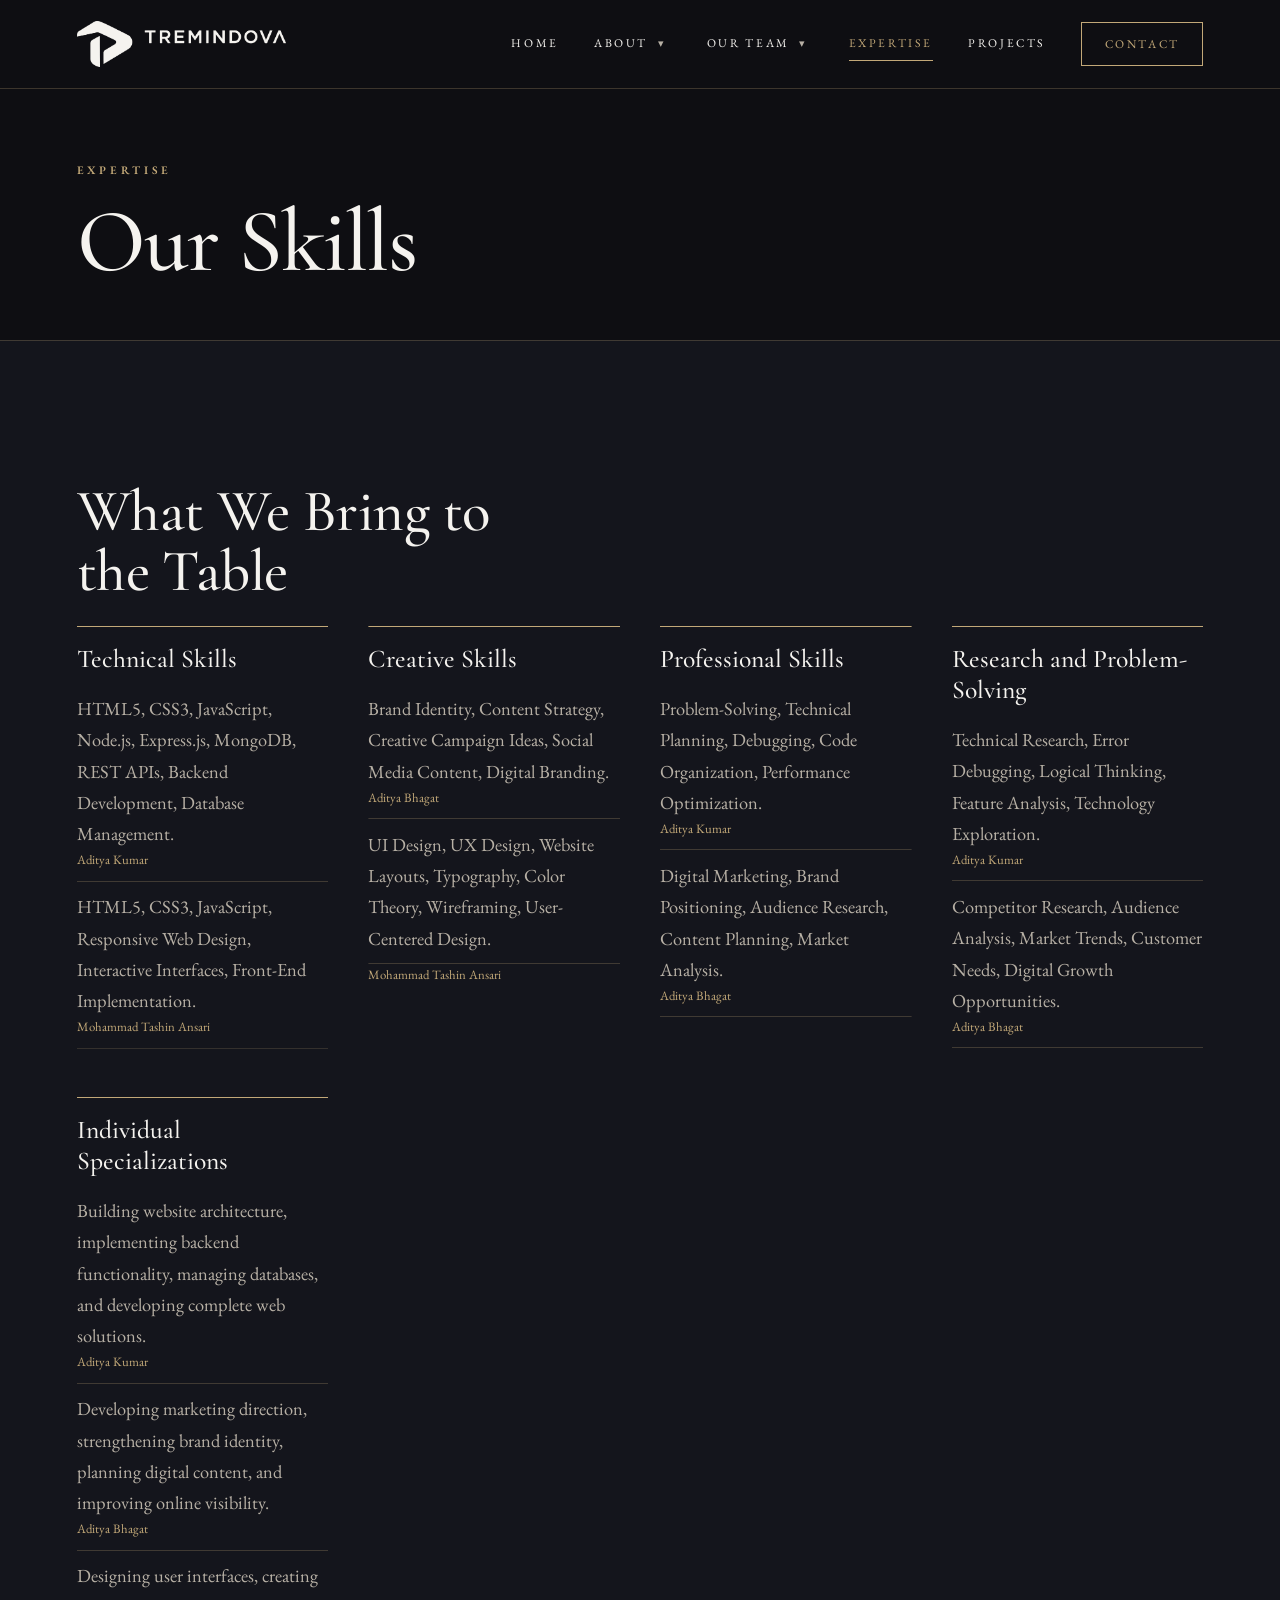
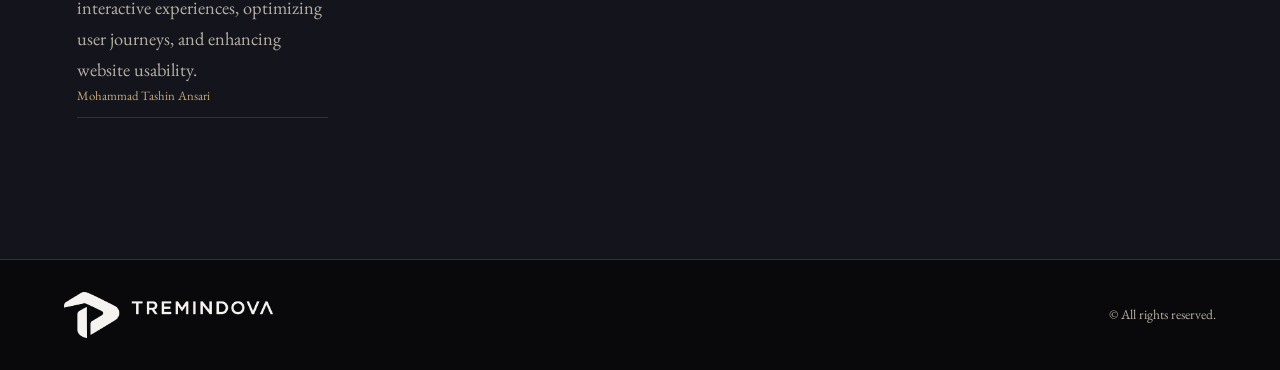
<file: expertise.html>
<!doctype html>
<html lang="en">
  <head>
    <meta charset="UTF-8" />
    <meta name="viewport" content="width=device-width, initial-scale=1" />
    <title>Expertise | Tremindova</title>
    <meta
      name="description"
      content="A collective of ambitious individuals bringing together skills, creativity, and ideas to build meaningful work."
    />
    <link rel="icon" type="image/png" href="images/favicon.png" />
    <link rel="preconnect" href="https://fonts.googleapis.com" />
    <link rel="preconnect" href="https://fonts.gstatic.com" crossorigin />
    <link
      href="https://fonts.googleapis.com/css2?family=Cormorant+Garamond:ital,wght@0,500;0,600;0,700;1,500;1,600&family=EB+Garamond:wght@400;500;600&display=swap"
      rel="stylesheet"
    />
    <link rel="stylesheet" href="styles.css" />
  </head>
  <body data-page="expertise">
    <a class="skip" href="#main">Skip to content</a>
    <header class="site-header" id="top">
      <a class="logo" href="index.html" aria-label="Tremindova - home"
        ><img src="images/logo.png" alt="Tremindova"
      /></a>
      <button
        class="menu-btn"
        aria-expanded="false"
        aria-controls="nav"
        aria-label="Open menu"
      >
        <span></span><span></span>
      </button>
      <nav id="nav" aria-label="Main">
        <a href="index.html" data-page="home">Home</a>
        <div class="dd">
          <a href="about.html" data-page="about">About</a
          ><button
            class="dd-toggle"
            aria-expanded="false"
            aria-label="About submenu"
          >
            &#9662;
          </button>
          <ul class="dd-menu">
            <li><a href="about.html#about">Who We Are</a></li>
            <li><a href="about.html#collab">How We Work Together</a></li>
          </ul>
        </div>
        <div class="dd">
          <a href="team.html" data-page="team">Our Team</a
          ><button
            class="dd-toggle"
            aria-expanded="false"
            aria-label="Our Team submenu"
          >
            &#9662;
          </button>
          <ul class="dd-menu">
            <li><a href="team.html#kumar">Aditya Kumar</a></li>
            <li><a href="team.html#bhagat">Aditya Bhagat</a></li>
            <li><a href="team.html#ansari">Mohammad Tashin Ansari</a></li>
          </ul>
        </div>
        <a href="expertise.html" data-page="expertise">Expertise</a
        ><a href="projects.html" data-page="projects">Projects</a
        ><a href="contact.html" data-page="contact">Contact</a>
      </nav>
    </header>
    <main id="main">
      <section class="page-hero">
        <p class="label">EXPERTISE</p>
        <h1 class="huge">Our Skills</h1>
      </section>
      <!-- EXPERTISE -->
      <section id="expertise" class="section alt">
        <h2 class="big">What We Bring to the Table</h2>
        
        <div class="skills">
          <div class="skill-group">
            <h3>Technical Skills</h3>
            <ul>
              <li>HTML5, CSS3, JavaScript, Node.js, Express.js, MongoDB, REST APIs, Backend Development, Database Management.<em>Aditya Kumar</em></li>
              <li>HTML5, CSS3, JavaScript, Responsive Web Design, Interactive Interfaces, Front-End Implementation.<em>Mohammad Tashin Ansari</em></li>
            </ul>
          </div>
          <div class="skill-group">
            <h3>Creative Skills</h3>
            <ul>
              <li>Brand Identity, Content Strategy, Creative Campaign Ideas, Social Media Content, Digital Branding.<em>Aditya Bhagat</em></li>
              <li>UI Design, UX Design, Website Layouts, Typography, Color Theory, Wireframing, User-Centered Design.</li> <em>Mohammad Tashin Ansari</em></li>
            </ul>
          </div>
          <div class="skill-group">
            <h3>Professional Skills</h3>
            <ul>
              <li>Problem-Solving, Technical Planning, Debugging, Code Organization, Performance Optimization.<em>Aditya Kumar</em></li>
              <li>Digital Marketing, Brand Positioning, Audience Research, Content Planning, Market Analysis.<em>Aditya Bhagat</em></li>
            </ul>
          </div>
          <div class="skill-group">
            <h3>Research and Problem-Solving</h3>
            <ul>
              <li>Technical Research, Error Debugging, Logical Thinking, Feature Analysis, Technology Exploration.<em>Aditya Kumar</em></li>
              <li>Competitor Research, Audience Analysis, Market Trends, Customer Needs, Digital Growth Opportunities.<em>Aditya Bhagat</em></li>
            </ul>
          </div>
          <div class="skill-group">
            <h3>Individual Specializations</h3>
            <ul>
              <li>Building website architecture, implementing backend functionality, managing databases, and developing complete web solutions.<em>Aditya Kumar</em></li>
              <li>Developing marketing direction, strengthening brand identity, planning digital content, and improving online visibility. <em>Aditya Bhagat</em></li>
              <li>Designing user interfaces, creating interactive experiences, optimizing user journeys, and enhancing website usability. <em>Mohammad Tashin Ansari</em></li>
            </ul>
          </div>
        </div>
      </section>
    </main>
    <footer class="site-footer">
      <a class="logo" href="index.html" aria-label="Tremindova - home"
        ><img src="images/logo.png" alt="Tremindova"
      /></a>
      <p>&copy; All rights reserved.</p>
      
    </footer>
    <script src="script.js"></script>
  </body>
</html>
</file>
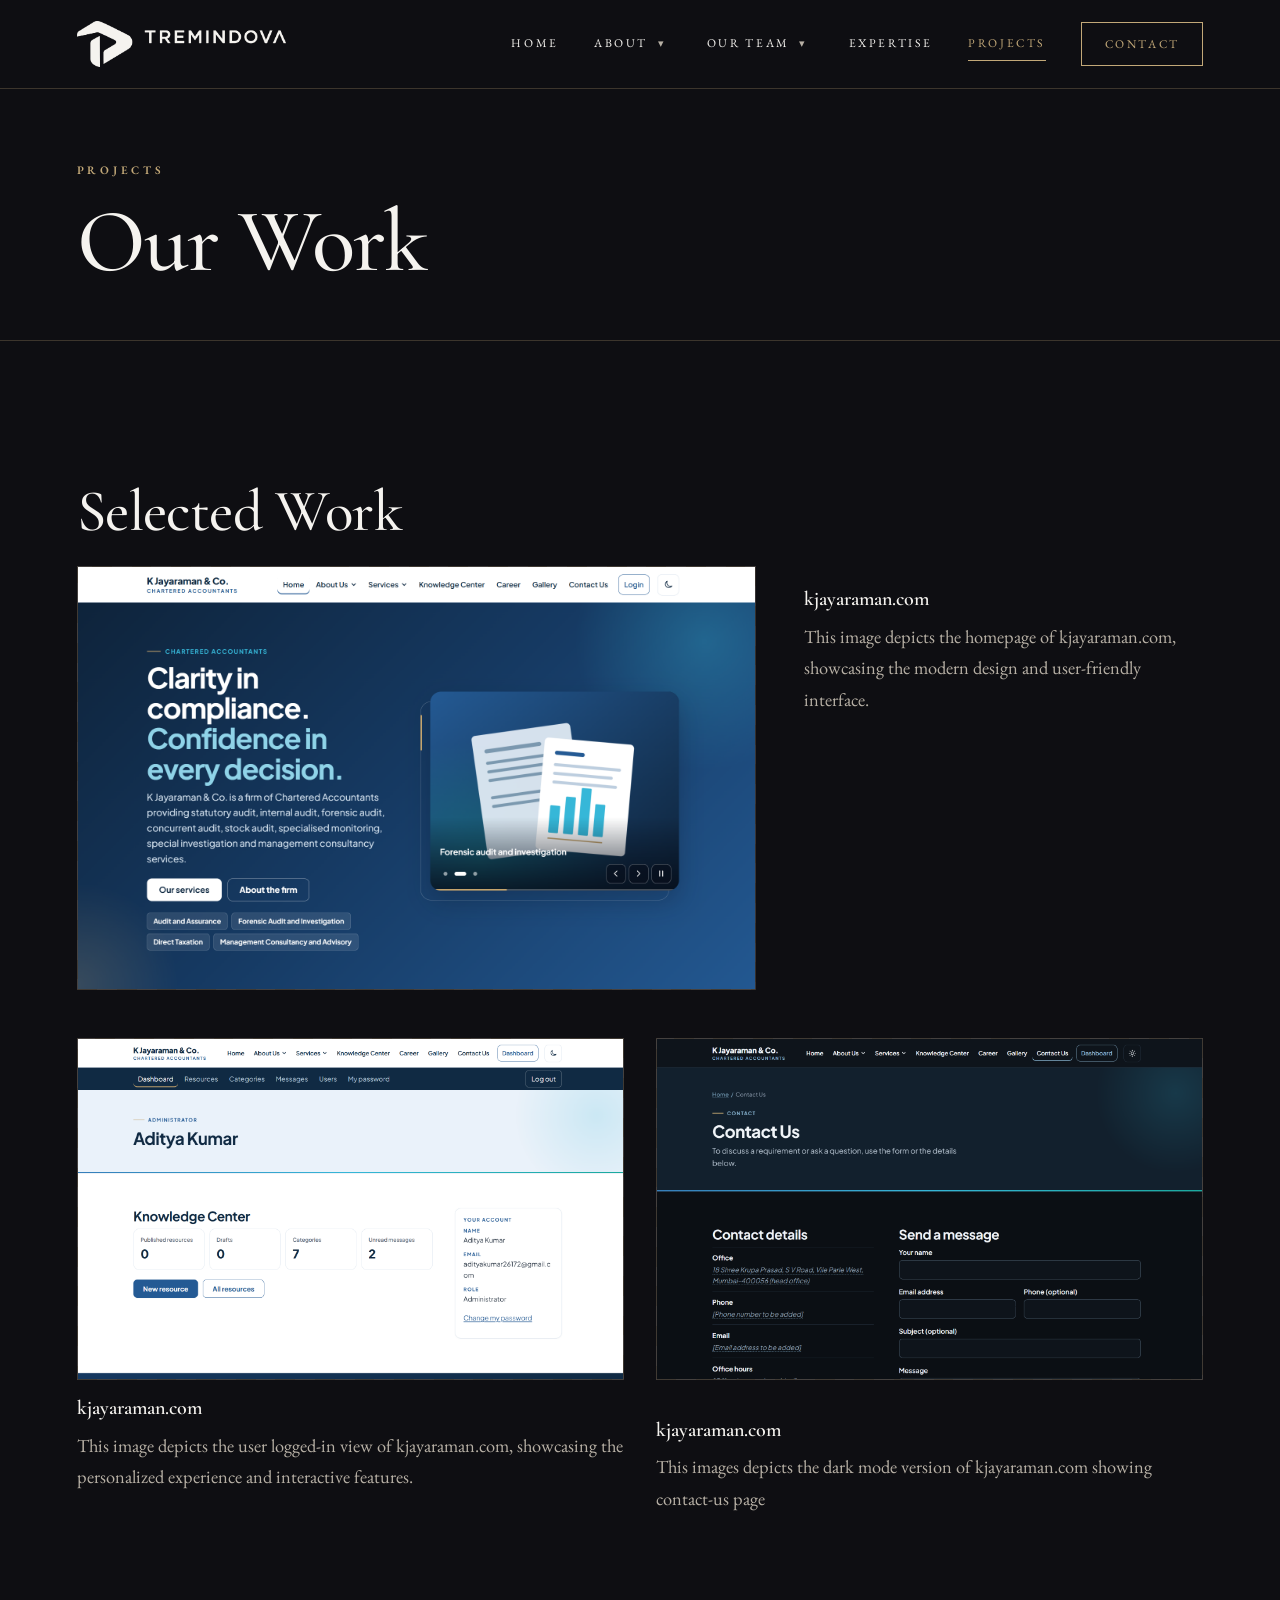
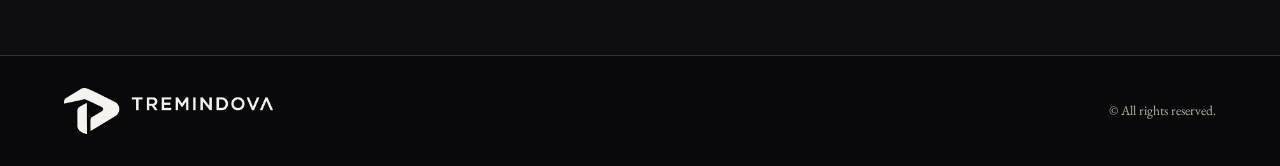
<file: projects.html>
<!doctype html>
<html lang="en">
  <head>
    <meta charset="UTF-8" />
    <meta name="viewport" content="width=device-width, initial-scale=1" />
    <title>Projects | Tremindova</title>
    <meta
      name="description"
      content="A collective of ambitious individuals bringing together skills, creativity, and ideas to build meaningful work."
    />
    <link rel="icon" type="image/png" href="images/favicon.png" />
    <link rel="preconnect" href="https://fonts.googleapis.com" />
    <link rel="preconnect" href="https://fonts.gstatic.com" crossorigin />
    <link
      href="https://fonts.googleapis.com/css2?family=Cormorant+Garamond:ital,wght@0,500;0,600;0,700;1,500;1,600&family=EB+Garamond:wght@400;500;600&display=swap"
      rel="stylesheet"
    />
    <link rel="stylesheet" href="styles.css" />
  </head>
  <body data-page="projects">
    <a class="skip" href="#main">Skip to content</a>
    <header class="site-header" id="top">
      <a class="logo" href="index.html" aria-label="Tremindova - home"
        ><img src="images/logo.png" alt="Tremindova"
      /></a>
      <button
        class="menu-btn"
        aria-expanded="false"
        aria-controls="nav"
        aria-label="Open menu"
      >
        <span></span><span></span>
      </button>
      <nav id="nav" aria-label="Main">
        <a href="index.html" data-page="home">Home</a>
        <div class="dd">
          <a href="about.html" data-page="about">About</a
          ><button
            class="dd-toggle"
            aria-expanded="false"
            aria-label="About submenu"
          >
            &#9662;
          </button>
          <ul class="dd-menu">
            <li><a href="about.html#about">Who We Are</a></li>
            <li><a href="about.html#collab">How We Work Together</a></li>
          </ul>
        </div>
        <div class="dd">
          <a href="team.html" data-page="team">Our Team</a
          ><button
            class="dd-toggle"
            aria-expanded="false"
            aria-label="Our Team submenu"
          >
            &#9662;
          </button>
          <ul class="dd-menu">
            <li><a href="team.html#kumar">Aditya Kumar</a></li>
            <li><a href="team.html#bhagat">Aditya Bhagat</a></li>
            <li><a href="team.html#ansari">Mohammad Tashin Ansari</a></li>
          </ul>
        </div>
        <a href="expertise.html" data-page="expertise">Expertise</a
        ><a href="projects.html" data-page="projects">Projects</a
        ><a href="contact.html" data-page="contact">Contact</a>
      </nav>
    </header>
    <main id="main">
      <section class="page-hero">
        <p class="label">PROJECTS</p>
        <h1 class="huge">Our Work</h1>
      </section>
      <!-- PROJECTS -->
      <section id="projects" class="section">
        <h2 class="big">Selected Work</h2>

        <div class="projects" id="project-grid">
          <article class="project wide">
            <div class="ph shot r169">
              <img
                class="photo"
                src="images/Screenshot 2026-10-22 113934.png"
                alt="Project screenshot"
                style="--face: 50% 50%"
              /><span>Project image</span>
            </div>
            <p class="tag">&nbsp;&nbsp; </p>
            <h3>kjayaraman.com</h3>
            <p>This image depicts the homepage of kjayaraman.com, showcasing the modern design and user-friendly interface.</p>
            
          </article>
          <article class="project">
            <div class="ph shot r45">
              <img
                class="photo"
                src="images/Screenshot 2026-10-22 114021.png"
                alt="Project screenshot"
                style="--face: 50% 50%"
              /><span>Project image</span>
            </div>
            
            <h3>kjayaraman.com</h3>
            <p>This image depicts the user logged-in view of kjayaraman.com, showcasing the personalized experience and interactive features.</p>
            
          </article>
          <article class="project">
            <div class="ph shot r11">
              <img
                class="photo"
                src="images/Screenshot 2026-10-22 114045.png"
                alt="Project screenshot"
                style="--face: 50% 50%" 
              /><span>Project image</span>
            </div>
            <p class="tag"> &nbsp;&nbsp; </p>
            <h3>kjayaraman.com</h3>
            <p>This images depicts the dark mode version of kjayaraman.com showing contact-us page</p>
            
          </article>
        </div>
        <p class="empty" id="empty-state" hidden>
          No projects added yet. Our first entries will appear here.
        </p>
      </section>
    </main>
    <footer class="site-footer">
      <a class="logo" href="index.html" aria-label="Tremindova - home"
        ><img src="images/logo.png" alt="Tremindova"
      /></a>
      <p>&copy; All rights reserved.</p>
      
    </footer>
    <script src="script.js"></script>
  </body>
</html>
</file>
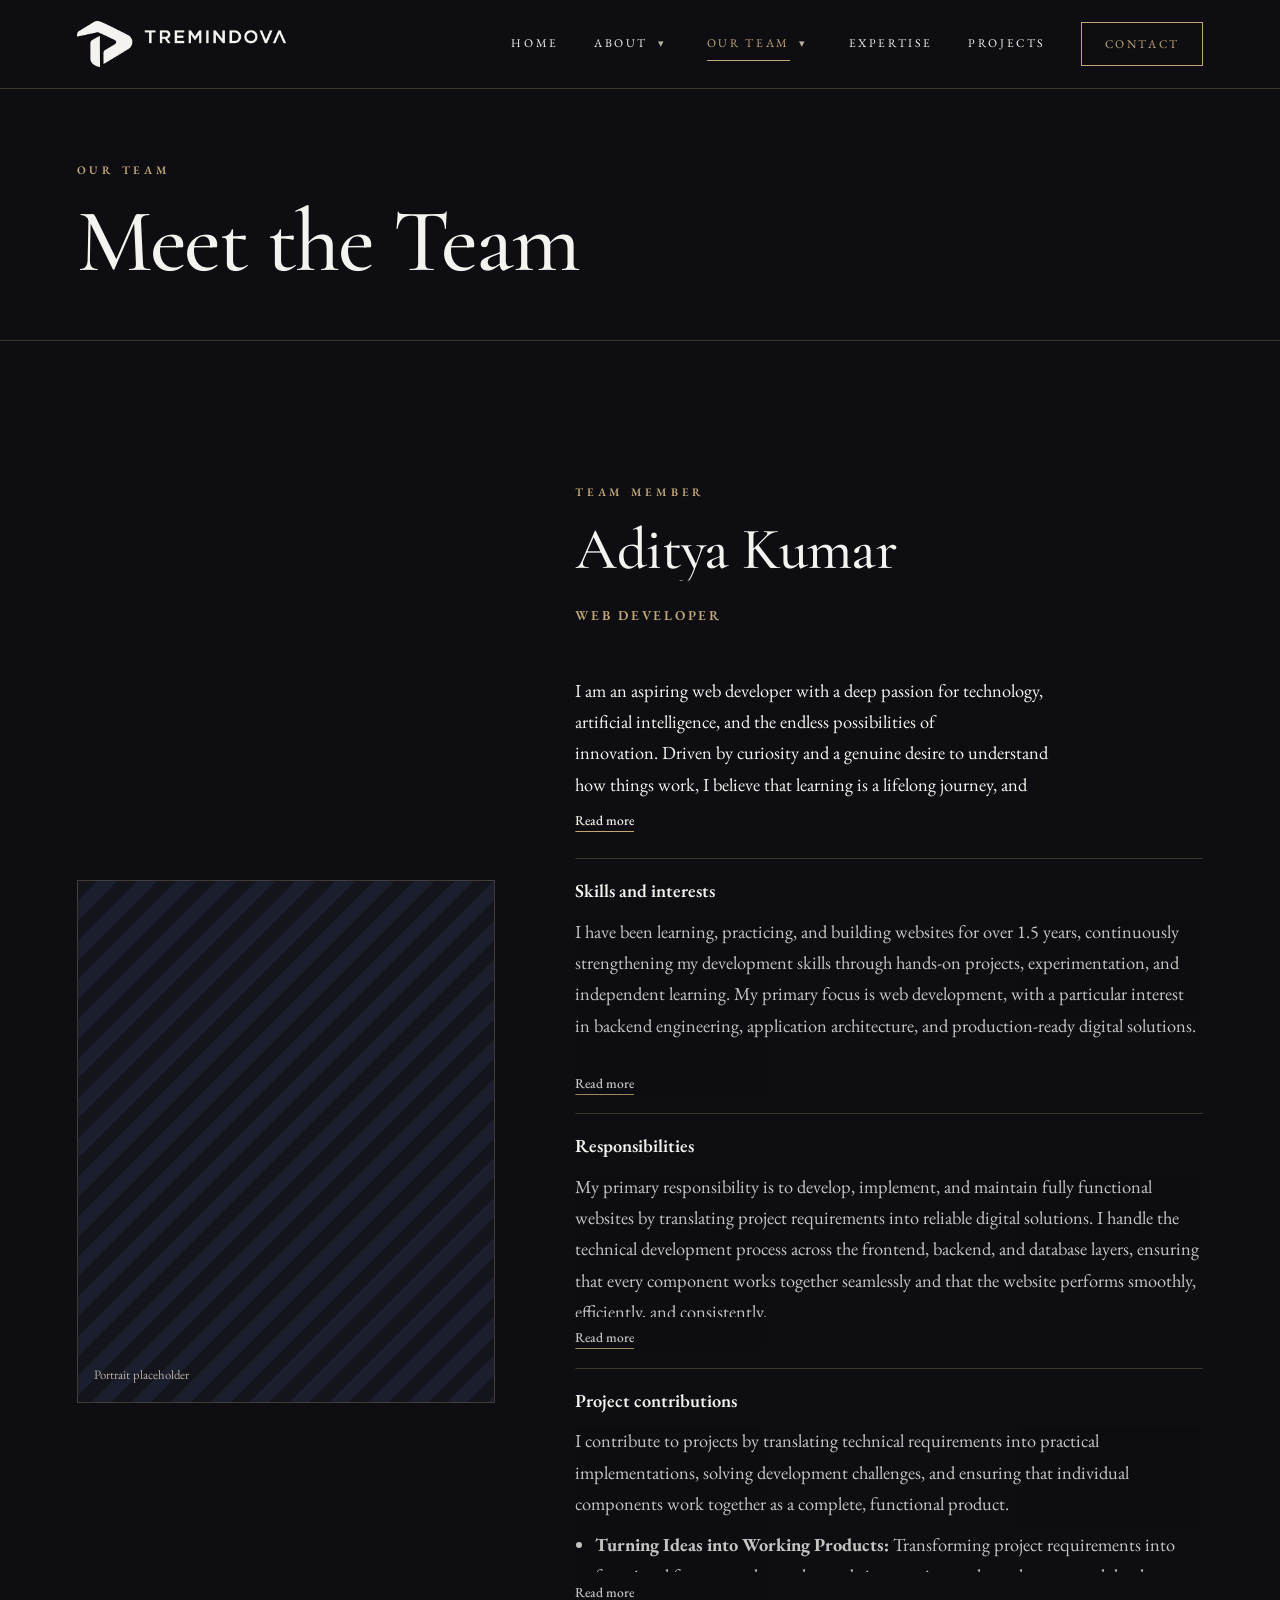
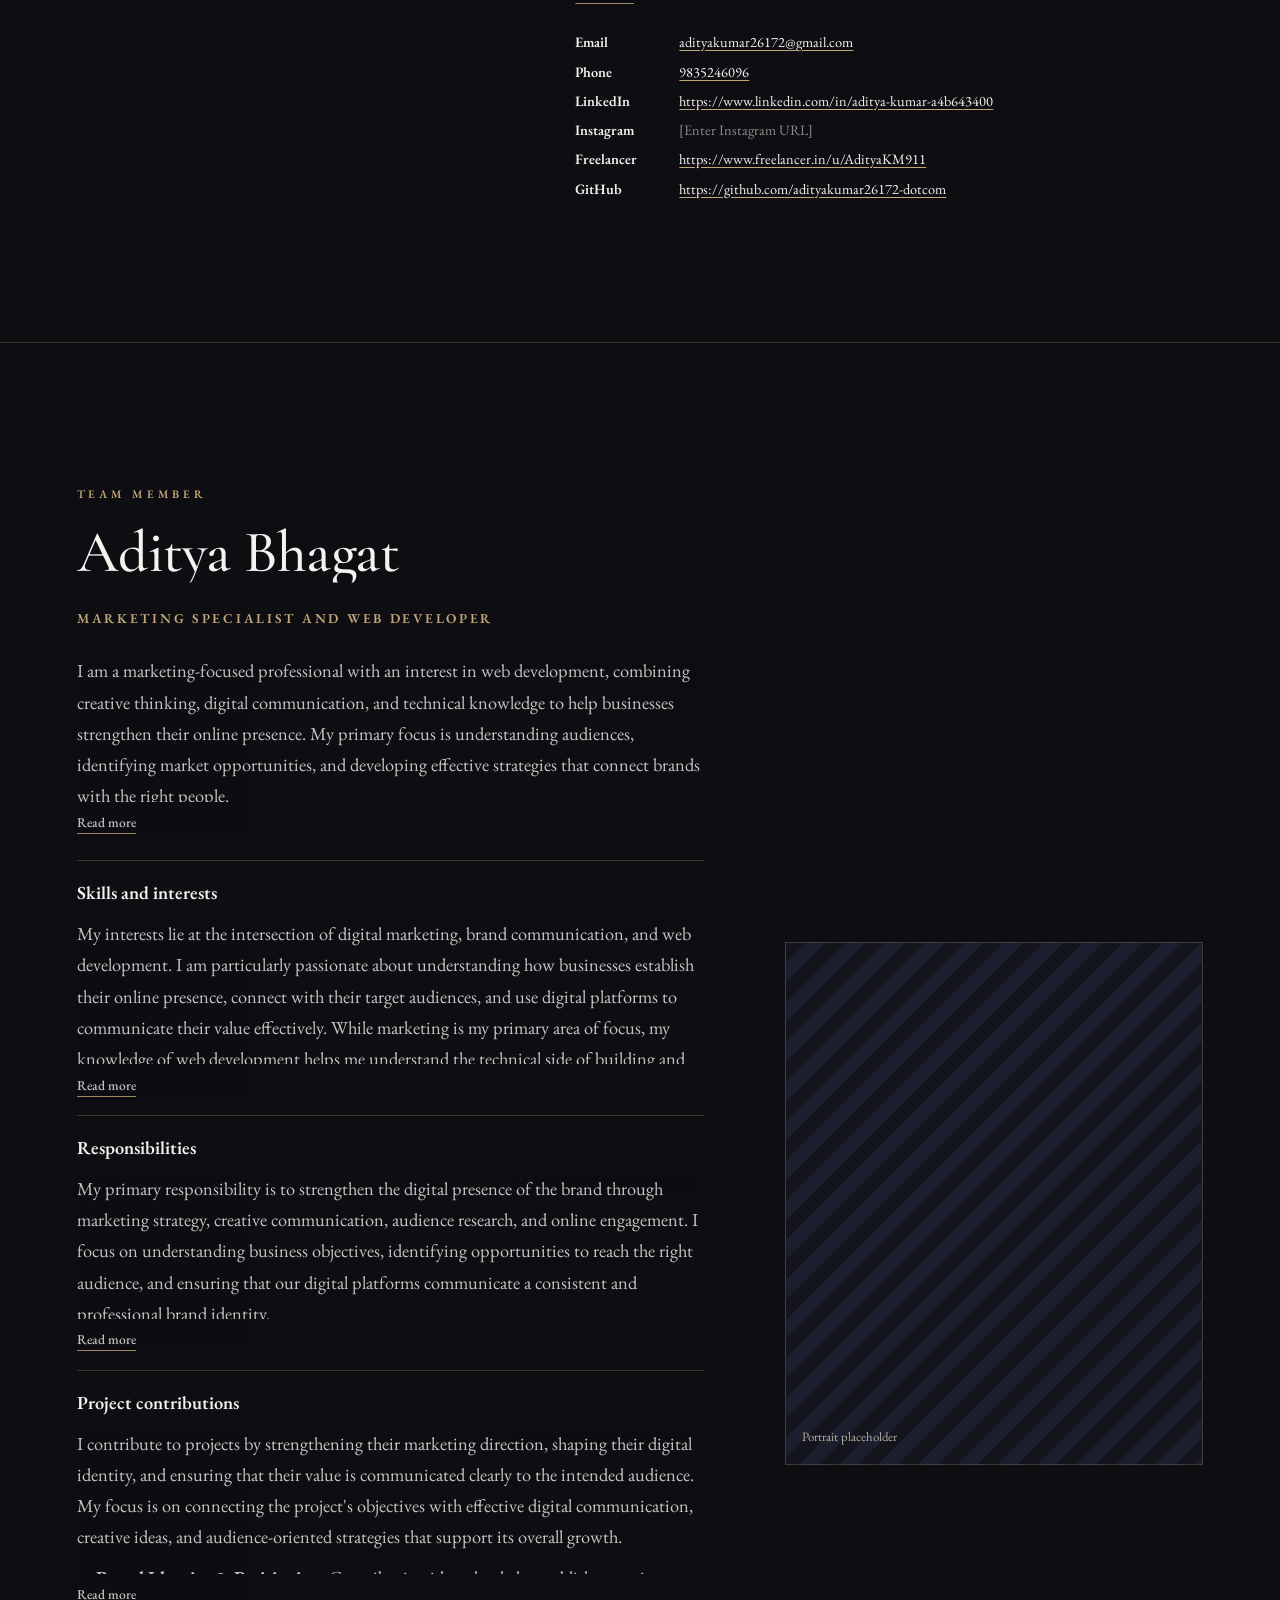
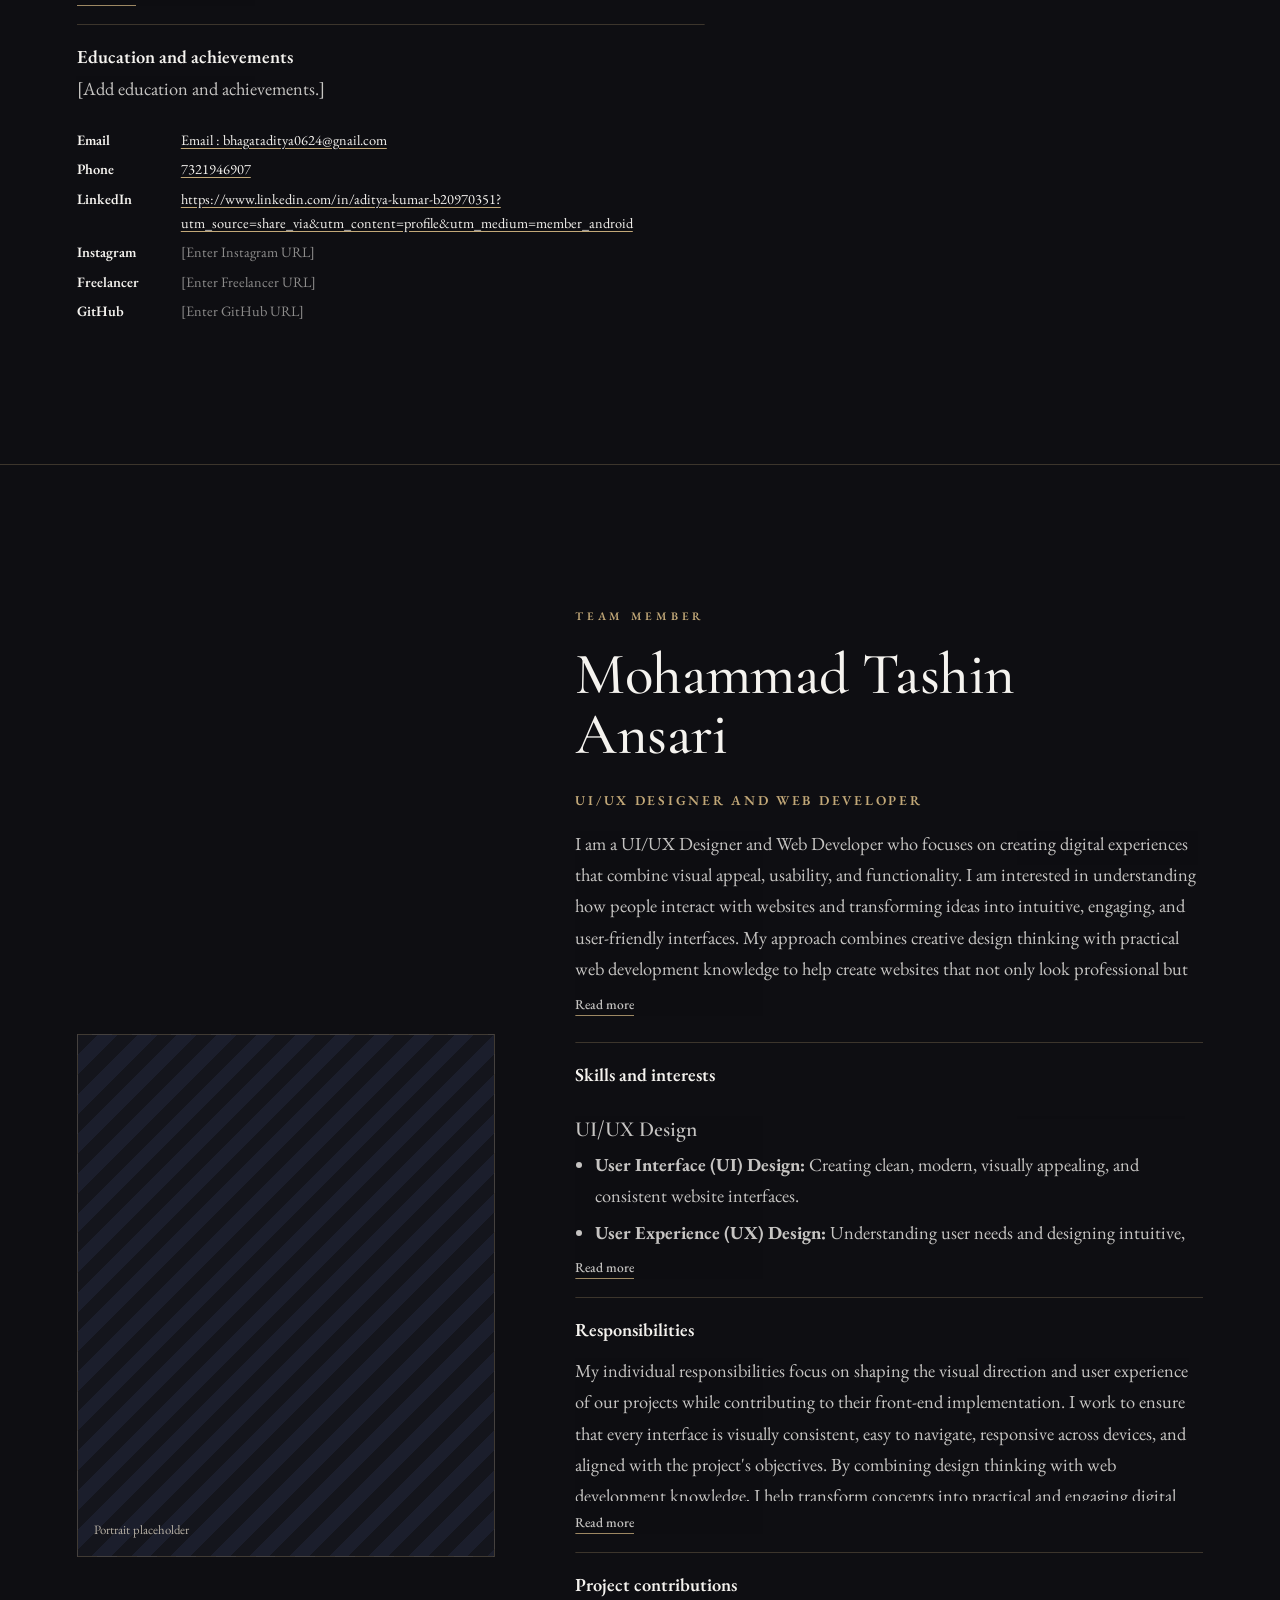
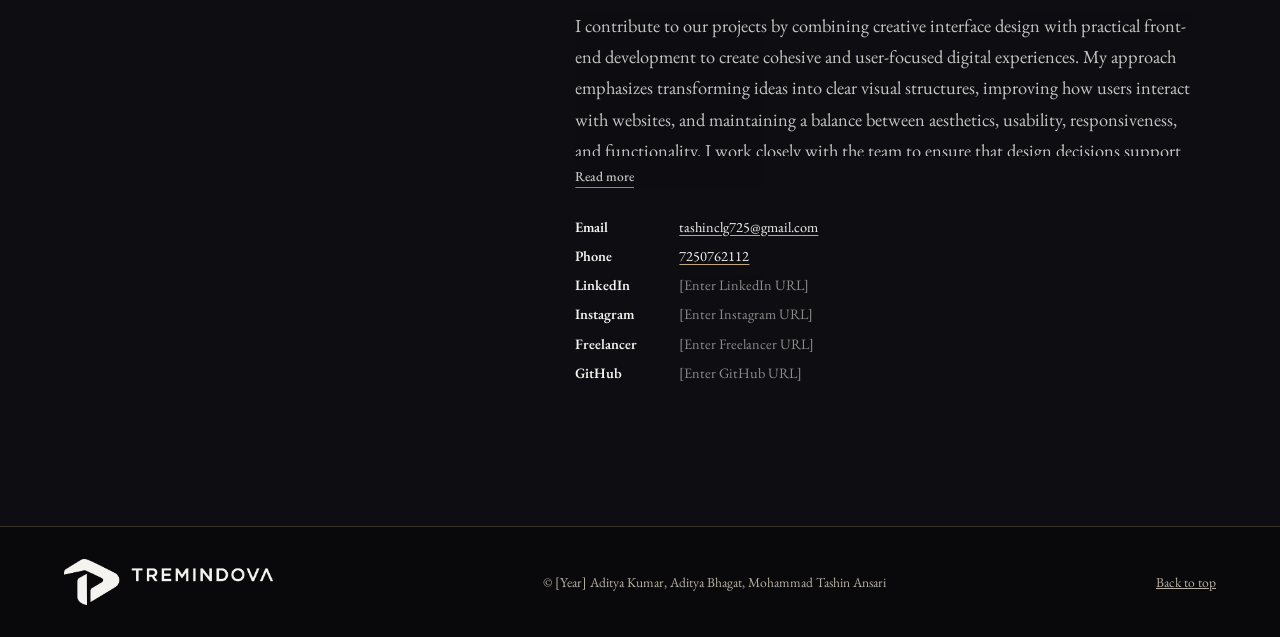
<file: team.html>
<!doctype html>
<html lang="en">
  <head>
    <meta charset="UTF-8" />
    <meta name="viewport" content="width=device-width, initial-scale=1" />
    <title>Our Team | Tremindova</title>
    <meta
      name="description"
      content="A collective of ambitious individuals bringing together skills, creativity, and ideas to build meaningful work."
    />
    <link rel="icon" type="image/png" href="images/favicon.png" />
    <link rel="preconnect" href="https://fonts.googleapis.com" />
    <link rel="preconnect" href="https://fonts.gstatic.com" crossorigin />
    <link
      href="https://fonts.googleapis.com/css2?family=Cormorant+Garamond:ital,wght@0,500;0,600;0,700;1,500;1,600&family=EB+Garamond:wght@400;500;600&display=swap"
      rel="stylesheet"
    />
    <link rel="stylesheet" href="styles.css" />
  </head>
  <body data-page="team">
    <a class="skip" href="#main">Skip to content</a>
    <header class="site-header" id="top">
      <a class="logo" href="index.html" aria-label="Tremindova - home"
        ><img src="images/logo.png" alt="Tremindova"
      /></a>
      <button
        class="menu-btn"
        aria-expanded="false"
        aria-controls="nav"
        aria-label="Open menu"
      >
        <span></span><span></span>
      </button>
      <nav id="nav" aria-label="Main">
        <a href="index.html" data-page="home">Home</a>
        <div class="dd">
          <a href="about.html" data-page="about">About</a
          ><button
            class="dd-toggle"
            aria-expanded="false"
            aria-label="About submenu"
          >
            &#9662;
          </button>
          <ul class="dd-menu">
            <li><a href="about.html#about">Who We Are</a></li>
            <li><a href="about.html#collab">How We Work Together</a></li>
          </ul>
        </div>
        <div class="dd">
          <a href="team.html" data-page="team">Our Team</a
          ><button
            class="dd-toggle"
            aria-expanded="false"
            aria-label="Our Team submenu"
          >
            &#9662;
          </button>
          <ul class="dd-menu">
            <li><a href="team.html#kumar">Aditya Kumar</a></li>
            <li><a href="team.html#bhagat">Aditya Bhagat</a></li>
            <li><a href="team.html#ansari">Mohammad Tashin Ansari</a></li>
          </ul>
        </div>
        <a href="expertise.html" data-page="expertise">Expertise</a
        ><a href="projects.html" data-page="projects">Projects</a
        ><a href="contact.html" data-page="contact">Contact</a>
      </nav>
    </header>
    <main id="main">
      <section class="page-hero">
        <p class="label">OUR TEAM</p>
        <h1 class="huge">Meet the Team</h1>
      </section>
      <!-- MEMBERS: all three share the same layout; edit each block the same way -->
      <section id="kumar" class="section member flip">
        <div class="ph portrait">
          <img
            class="photo"
            src="https://cdn.phototourl.com/member/2026-10-19-d0b692d8-3072-4fd7-a202-56eaea853967.png"
            alt="Portrait of Aditya Kumar"
            style="--face: 50% 20%"
          /><span>Portrait placeholder</span>
        </div>
        <div class="profile">
          <p class="label">TEAM MEMBER</p>
          <h2 class="big">Aditya Kumar</h2>
          <p class="role">WEB DEVELOPER</p>
          <p>
            I am an aspiring web developer with a deep passion for technology,
            artificial intelligence, and the endless possibilities of
            innovation. Driven by curiosity and a genuine desire to understand
            how things work, I believe that learning is a lifelong journey, and
            I strive to learn, grow, and improve at every stage of my life. For
            me, there is no finish line when it comes to gaining knowledge —
            there is always something new to explore, a skill to master, or a
            challenge to overcome. Although I am still at the beginning of my
            professional journey and may not have extensive industry experience
            yet, I strongly believe in my ability to grow, adapt, and deliver
            increasingly better results through dedication, consistent effort,
            and practical learning. I see my current stage not as a limitation
            but as an opportunity to build a strong foundation, explore new
            technologies, and develop the skills necessary to excel in the
            evolving world of technology. My keen interest in science,
            technology, and AI motivates me to think beyond conventional
            approaches, experiment with new ideas, and continuously seek better
            ways to solve problems. I value hard work, persistence, and the
            willingness to step outside my comfort zone, believing that
            meaningful progress comes from consistency and the courage to
            embrace challenges. My goal is not simply to become a better
            developer, but to become a lifelong learner who can transform
            knowledge into innovation, challenges into opportunities, and ideas
            into impactful digital solutions.
          </p>
          <dl>
            <dt>Skills and interests</dt>
            <dd>
              <p>
                I have been learning, practicing, and building websites for over
                1.5 years, continuously strengthening my development skills
                through hands-on projects, experimentation, and independent
                learning. My primary focus is web development, with a particular
                interest in backend engineering, application architecture, and
                production-ready digital solutions.
              </p>
              <h3>Technical Skills</h3>
              <h4>Frontend Development</h4>
              <ul>
                <li>
                  <strong>HTML5:</strong> Creating semantic, structured, and
                  accessible web pages.
                </li>
                <li>
                  <strong>CSS3:</strong> Developing responsive layouts, modern
                  interfaces, and animations.
                </li>
                <li>
                  <strong>JavaScript:</strong> Implementing interactive
                  functionality and application logic.
                </li>
                <li>
                  <strong>React.js:</strong> Building reusable components and
                  interactive web applications.
                </li>
              </ul>
              <h4>Backend Development &amp; Databases</h4>
              <ul>
                <li>
                  <strong>Node.js:</strong> Developing server-side applications
                  and backend functionality.
                </li>
                <li>
                  <strong>Express.js:</strong> Building REST APIs, routing
                  systems, and middleware.
                </li>
                <li>
                  <strong>MongoDB:</strong> Managing databases and designing
                  document-based data models.
                </li>
                <li>
                  <strong>Backend Engineering:</strong> Focusing on
                  authentication, authorization, input validation, error
                  handling, API security, and maintainable application
                  architecture.
                </li>
              </ul>
              <h4>Programming &amp; Development Tools</h4>
              <ul>
                <li>
                  <strong>Basic Java:</strong> Understanding programming
                  fundamentals and object-oriented concepts.
                </li>
                <li>
                  <strong>Git &amp; GitHub:</strong> Managing source code and
                  tracking development progress.
                </li>
                <li>
                  <strong>VS Code:</strong> Writing, debugging, and managing
                  code efficiently.
                </li>
                <li>
                  <strong>Responsive Web Design:</strong> Creating websites that
                  adapt to different screen sizes.
                </li>
              </ul>
              <h3>My Specialization: Backend Engineering</h3>
              <p>
                Backend engineering is one of my strongest areas of interest. I
                enjoy understanding how applications process requests, manage
                databases, authenticate users, protect sensitive information,
                and deliver reliable results.
              </p>
              <p>
                My goal is to develop production-ready backend systems that
                prioritize security, scalability, maintainability, and
                performance. I am particularly interested in clean code, modular
                architecture, efficient database design, robust API development,
                and reliable server-side systems.
              </p>
              <p>
                I believe a great backend is not merely one that works, but one
                that remains secure, maintainable, and reliable as an
                application grows.
              </p>
              <h3>Beyond Coding: Chess &amp; Strategic Thinking</h3>
              <p>
                Beyond technology, chess is one of my strongest personal
                interests. I have played online bullet games against highly
                accomplished players, including International Masters (IMs) and
                a Grandmaster (GM), and have defeated several strong opponents.
              </p>
              <p>
                Chess has helped sharpen my logical reasoning, pattern
                recognition, strategic planning, and decision-making. These
                abilities influence how I approach programming challenges,
                analyze different solutions, debug complex problems, and develop
                effective logic.
              </p>
              <p>
                For me, chess is more than a game; it is a continuous exercise
                in patience, calculation, discipline, and strategic thinking.
              </p>
              <h3>Artificial Intelligence &amp; Emerging Technologies</h3>
              <p>
                My curiosity extends beyond web development to artificial
                intelligence, automation, and emerging technologies. I am
                interested in understanding how intelligent systems work, how AI
                can improve software development, and how modern technologies
                can be integrated into practical applications.
              </p>
              <p>
                I aspire to expand my knowledge of AI while continuing to
                strengthen my programming fundamentals and explore new
                possibilities in software engineering.
              </p>
              <h3>The Mindset Behind My Work</h3>
              <ul>
                <li>
                  <strong>Lifelong Learning:</strong> Continuously expanding my
                  knowledge and improving my skills.
                </li>
                <li>
                  <strong>Analytical Thinking:</strong> Evaluating problems from
                  multiple perspectives before deciding on a solution.
                </li>
                <li>
                  <strong>Hard Work &amp; Persistence:</strong> Remaining
                  committed to overcoming challenging technical problems.
                </li>
                <li>
                  <strong>Attention to Detail:</strong> Focusing on clean code,
                  thoughtful implementation, and reliability.
                </li>
                <li>
                  <strong>Adaptability:</strong> Embracing new technologies,
                  constructive feedback, and continuous improvement.
                </li>
                <li>
                  <strong>Problem-Solving:</strong> Understanding the root cause
                  of a problem rather than relying on temporary fixes.
                </li>
                <li>
                  <strong>Independent Learning:</strong> Exploring unfamiliar
                  concepts through research, experimentation, and practical
                  projects.
                </li>
              </ul>
              <p>
                <strong
                  >I believe curiosity drives innovation, discipline builds
                  expertise, and continuous learning creates opportunities. My
                  goal is to keep improving, transform knowledge into practical
                  solutions, and build digital experiences that make a
                  meaningful difference.</strong
                >
              </p>
            </dd>
            <dt>Responsibilities</dt>
            <dd>
<section>
  
  <p>
    My primary responsibility is to develop, implement, and maintain fully functional
    websites by translating project requirements into reliable digital solutions.
    I handle the technical development process across the frontend, backend, and
    database layers, ensuring that every component works together seamlessly and
    that the website performs smoothly, efficiently, and consistently.
  </p>

  <h3>Frontend Development</h3>
  <ul>
    <li>Developing structured, semantic, and accessible web pages using HTML5.</li>
    <li>Designing responsive layouts, styling components, and implementing animations
      and interactive visual elements using CSS3.</li>
    <li>Writing JavaScript to implement dynamic functionality, interactive features,
      client-side validation, and application logic.</li>
    <li>Developing reusable components and interactive user interfaces using React.js.</li>
    <li>Ensuring cross-device responsiveness and consistent functionality across
      different screen sizes and modern browsers.</li>
    <li>Implementing frontend features according to the provided designs,
      specifications, and project requirements.</li>
  </ul>

  <h3>Backend Development</h3>
  <ul>
    <li>Developing server-side applications and backend functionality using Node.js
      and Express.js.</li>
    <li>Building and integrating RESTful APIs to enable communication between
      the frontend, backend, and databases.</li>
    <li>Implementing application logic, request processing, routing, and middleware.</li>
    <li>Developing authentication and authorization systems to manage user access
      and permissions.</li>
    <li>Implementing server-side validation, error handling, session management,
      and appropriate security measures.</li>
    <li>Writing clean, modular, maintainable, and efficient backend code.</li>
    <li>Ensuring that frontend components communicate correctly with backend
      services and that data is processed accurately.</li>
  </ul>

  <h3>Database Management</h3>
  <ul>
    <li>Designing and managing database structures using MongoDB.</li>
    <li>Creating appropriate data models and organizing information efficiently.</li>
    <li>Implementing database operations for creating, retrieving, updating,
      and deleting records.</li>
    <li>Integrating databases with backend services and ensuring reliable data flow.</li>
    <li>Implementing appropriate data validation, access controls, and error handling
      to maintain data integrity.</li>
    <li>Improving database query efficiency and maintaining consistency as
      application requirements evolve.</li>
  </ul>

  <h3>Website Functionality &amp; Integration</h3>
  <ul>
    <li>Integrating frontend interfaces, backend services, APIs, and databases
      into a cohesive website.</li>
    <li>Implementing required features and ensuring that buttons, forms,
      navigation, authentication, and other interactive elements work correctly.</li>
    <li>Developing complete functionality according to project specifications
      and the requirements assigned to me.</li>
    <li>Identifying and resolving integration issues between different
      components of the application.</li>
    <li>Ensuring that website features function as expected and provide
      a consistent user experience.</li>
  </ul>

  <h3>Performance, Testing &amp; Debugging</h3>
  <ul>
    <li>Testing website functionality to identify bugs, unexpected behavior,
      and technical issues.</li>
    <li>Debugging frontend and backend code to identify root causes and
      implement effective solutions.</li>
    <li>Optimizing code, assets, API requests, and database operations to
      improve loading speed and responsiveness.</li>
    <li>Testing website behavior across different browsers, devices,
      and screen sizes.</li>
    <li>Implementing appropriate error handling and validating important
      application workflows.</li>
    <li>Verifying that updates and new features do not unintentionally
      affect existing functionality.</li>
  </ul>

  <h3>Security &amp; Code Quality</h3>
  <ul>
    <li>Following secure coding practices and applying appropriate input
      validation and access controls.</li>
    <li>Protecting application functionality through suitable authentication,
      authorization, and data-handling practices.</li>
    <li>Writing readable, organized, reusable, and maintainable code.</li>
    <li>Managing configuration and sensitive credentials appropriately
      through environment variables and secure practices.</li>
    <li>Maintaining a structured development workflow and using Git and GitHub
      for version control and source-code management.</li>
  </ul>

  <h3>Maintenance &amp; Continuous Improvement</h3>
  <ul>
    <li>Maintaining and updating website functionality as project requirements change.</li>
    <li>Fixing reported bugs and improving existing features when necessary.</li>
    <li>Refactoring code to improve readability, maintainability, and efficiency.</li>
    <li>Learning and applying relevant technologies, development tools,
      and engineering practices to improve implementation quality.</li>
    <li>Working with other team members to understand requirements,
      coordinate technical tasks, and deliver the expected functionality.</li>
  </ul>

  <h3>Programming Fundamentals &amp; Development Tools</h3>
  <ul>
    <li>Applying JavaScript and basic Java programming concepts to logical
      problem-solving and application development where appropriate.</li>
    <li>Using Visual Studio Code for writing, organizing, and debugging code.</li>
    <li>Using Git and GitHub to track changes, maintain repositories,
      and manage development versions.</li>
    <li>Applying analytical thinking and systematic debugging to resolve
      technical challenges efficiently.</li>
  </ul>

  <h3>Overall Responsibility</h3>
  <p>
    My overall responsibility is to handle the coding and technical implementation
    of the website, from developing its frontend and backend to integrating databases,
    implementing required features, and testing its functionality. I focus on ensuring
    that the final product works as specified, performs smoothly, remains maintainable,
    and meets the technical requirements of the project.
  </p>

  <p>
    <strong>
      My role is to turn requirements into reality through code, taking responsibility
      for the website's technical development and ensuring that all its components
      work together to deliver a reliable and functional digital experience.
    </strong>
  </p>
</section>
</dd>
            <dt>Project contributions</dt>
            <dd>
<section>
  

  <p>
    I contribute to projects by translating technical requirements into practical
    implementations, solving development challenges, and ensuring that individual
    components work together as a complete, functional product.
  </p>

  <ul>
    <li>
      <strong>Turning Ideas into Working Products:</strong>
      Transforming project requirements into functional features and complete
      website experiences through structured development and practical implementation.
    </li>

    <li>
      <strong>Technical Problem-Solving:</strong>
      Analyzing complex requirements, identifying implementation challenges,
      and developing logical solutions that address the underlying problems.
    </li>

    <li>
      <strong>End-to-End Feature Implementation:</strong>
      Taking assigned features from initial development through integration,
      testing, and refinement to ensure they function as intended.
    </li>

    <li>
      <strong>System Integration:</strong>
      Ensuring that different parts of an application communicate correctly
      and operate together as a cohesive system.
    </li>

    <li>
      <strong>Reliability &amp; Refinement:</strong>
      Identifying inconsistencies, resolving technical issues, and refining
      implementations to improve the overall reliability of the website.
    </li>

    <li>
      <strong>Continuous Improvement:</strong>
      Reviewing existing implementations, identifying opportunities for improvement,
      and applying new knowledge to make solutions more effective and maintainable.
    </li>
  </ul>

  <h3>My Approach to Every Project</h3>

  <p>
    I believe that successful development goes beyond simply writing code.
    It requires understanding the requirements, choosing an appropriate approach,
    thinking through potential challenges, and ensuring that the final implementation
    performs as expected. I focus on delivering practical results, maintaining
    technical quality, and contributing solutions that genuinely serve the project's
    objectives.
  </p>
</section>
</dd>
            
            
          </dl>
          <ul class="contacts" data-contacts="kumar"></ul>
        </div>
      </section>

      <section id="bhagat" class="section member">
        <div class="profile">
          <p class="label">TEAM MEMBER</p>
          <h2 class="big">Aditya Bhagat</h2>
          <p class="role">MARKETING SPECIALIST AND WEB DEVELOPER</p>
         <dd><section><p>
    I am a marketing-focused professional with an interest in web development,
    combining creative thinking, digital communication, and technical knowledge
    to help businesses strengthen their online presence. My primary focus is
    understanding audiences, identifying market opportunities, and developing
    effective strategies that connect brands with the right people.
  </p>

  <p>
    I am particularly interested in digital marketing, brand positioning,
    audience engagement, content strategy, and understanding consumer behavior.
    I believe that successful marketing goes beyond promoting a product or service;
    it involves communicating value, building trust, and creating meaningful
    relationships with potential customers.
  </p>

  <p>
    Alongside marketing, my knowledge of web development helps me understand
    how websites contribute to a brand's digital identity and business objectives.
    This technical perspective allows me to appreciate website structure,
    user experience, functionality, and the importance of creating an online
    presence that supports marketing goals.
  </p>

  <p>
    I aim to bridge the gap between technology and marketing by combining
    audience-focused thinking with an understanding of digital platforms.
    Whether exploring new promotional approaches, evaluating customer needs,
    or contributing to website development, I strive to approach every task
    with creativity, adaptability, and a focus on meaningful outcomes.
  </p>

  <p>
    <strong>
      My goal is to help ideas reach the right audience, build stronger digital
      identities, and turn online visibility into meaningful opportunities
      for growth.
    </strong>
  </p></section></dd>
          <dl>
            <dt>Skills and interests</dt>
            <dd>
<section>
  
  <p>
    My interests lie at the intersection of digital marketing, brand communication,
    and web development. I am particularly passionate about understanding how
    businesses establish their online presence, connect with their target audiences,
    and use digital platforms to communicate their value effectively. While marketing
    is my primary area of focus, my knowledge of web development helps me understand
    the technical side of building and maintaining a strong digital presence.
  </p>

  <h3>Digital Marketing</h3>

  <ul>
    <li>
      <strong>Digital Marketing Strategy:</strong>
      Understanding marketing objectives and exploring effective ways to reach
      and engage relevant audiences through digital channels.
    </li>

    <li>
      <strong>Branding &amp; Brand Positioning:</strong>
      Developing an understanding of brand identity, market positioning,
      and consistent brand communication.
    </li>

    <li>
      <strong>Content Strategy:</strong>
      Planning relevant and engaging content that communicates a brand's message
      and supports its online presence.
    </li>

    <li>
      <strong>Social Media Marketing:</strong>
      Exploring strategies for audience engagement, brand awareness,
      content distribution, and community growth.
    </li>

    <li>
      <strong>Audience Research:</strong>
      Understanding customer preferences, audience behavior, and market needs
      to support more informed marketing decisions.
    </li>

    <li>
      <strong>Search Engine Optimization (SEO):</strong>
      Learning how website structure, content quality, and search visibility
      contribute to organic online discovery.
    </li>
  </ul>

  <h3>Web Development Skills</h3>

  <ul>
    <li>
      <strong>HTML &amp; CSS:</strong>
      Understanding webpage structure, styling, layouts, and responsive design.
    </li>

    <li>
      <strong>JavaScript:</strong>
      Familiarity with interactive website elements and basic client-side functionality.
    </li>

    <li>
      <strong>Website Structure &amp; User Experience:</strong>
      Understanding navigation, page organization, usability, and the importance
      of presenting information clearly.
    </li>

    <li>
      <strong>Website Content Integration:</strong>
      Understanding how text, images, calls to action, and page layouts work together
      to communicate messages and support marketing objectives.
    </li>
  </ul>

  <h3>Creative &amp; Analytical Interests</h3>

  <ul>
    <li>
      <strong>Creative Thinking:</strong>
      Exploring fresh ideas for brand communication, promotional campaigns,
      and digital content.
    </li>

    <li>
      <strong>Consumer Psychology:</strong>
      Understanding the factors that influence customer interests,
      preferences, and purchasing decisions.
    </li>

    <li>
      <strong>Market Research:</strong>
      Exploring industry trends, competitor positioning, and emerging
      digital opportunities.
    </li>

    <li>
      <strong>AI in Marketing:</strong>
      Exploring how artificial intelligence can support content ideation,
      marketing research, workflow automation, and campaign planning.
    </li>

    <li>
      <strong>Continuous Learning:</strong>
      Staying curious about evolving marketing practices, digital technologies,
      and new approaches to online growth.
    </li>
  </ul>

  <h3>My Professional Interest</h3>

  <p>
    I am interested in understanding how marketing and technology complement
    each other in building successful digital brands. My goal is to strengthen
    my marketing expertise while developing sufficient technical knowledge
    to collaborate effectively on websites and digital projects.
  </p>

  <p>
    <strong>
      I believe that an effective digital presence combines the right message,
      the right audience, and the right platform. My focus is on bringing these
      elements together to create meaningful brand experiences and opportunities
      for growth.
    </strong>
  </p>
</section>
</dd>
            <dt>Responsibilities</dt>
            <dd>
<section>
  

  <p>
    My primary responsibility is to strengthen the digital presence of the brand
    through marketing strategy, creative communication, audience research, and
    online engagement. I focus on understanding business objectives, identifying
    opportunities to reach the right audience, and ensuring that our digital
    platforms communicate a consistent and professional brand identity.
  </p>

  <h3>Marketing &amp; Brand Strategy</h3>

  <ul>
    <li>Developing marketing ideas and strategies aligned with business objectives
      and target audience requirements.</li>
    <li>Supporting brand positioning and maintaining consistency in brand messaging
      across digital platforms.</li>
    <li>Researching market trends, competitors, and potential opportunities
      to improve brand visibility.</li>
    <li>Identifying suitable promotional approaches for presenting products,
      services, and digital projects to potential customers.</li>
  </ul>

  <h3>Content &amp; Social Media Management</h3>

  <ul>
    <li>Planning content ideas for social media platforms and other digital channels.</li>
    <li>Contributing to the creation of engaging promotional content and brand
      communication materials.</li>
    <li>Exploring ways to improve audience engagement, brand awareness,
      and consistency in online communication.</li>
    <li>Helping maintain a cohesive brand identity across social media profiles,
      website content, and promotional materials.</li>
  </ul>

  <h3>Audience Research &amp; Market Analysis</h3>

  <ul>
    <li>Researching target audiences to understand their interests, preferences,
      and expectations.</li>
    <li>Analyzing competitor websites, brand communication, and digital marketing
      approaches to identify areas for improvement.</li>
    <li>Exploring customer needs and evaluating how digital communication
      can present services more effectively.</li>
    <li>Using available engagement data and feedback to identify opportunities
      for refining marketing activities.</li>
  </ul>

  <h3>Website &amp; Digital Presence</h3>

  <ul>
    <li>Contributing to website content planning, page messaging, and the
      presentation of brand information.</li>
    <li>Providing marketing-oriented input on website structure, navigation,
      calls to action, and user experience.</li>
    <li>Using knowledge of HTML, CSS, and JavaScript to support basic website
      updates and content presentation when required.</li>
    <li>Collaborating with developers to align website functionality and
      presentation with marketing objectives.</li>
    <li>Reviewing website content for clarity, consistency, and alignment
      with the intended brand identity.</li>
  </ul>

  <h3>Digital Growth &amp; Continuous Improvement</h3>

  <ul>
    <li>Exploring SEO principles and opportunities to improve organic website visibility.</li>
    <li>Researching digital tools and AI-assisted workflows that may improve
      marketing efficiency and content planning.</li>
    <li>Reviewing feedback and available performance indicators to identify
      potential improvements in digital communication.</li>
    <li>Keeping up with emerging marketing trends, digital platforms,
      and evolving audience expectations.</li>
  </ul>

  <h3>Overall Responsibility</h3>

  <p>
    My overall role is to support the brand's growth by connecting marketing
    objectives with effective digital communication. While marketing remains
    my primary focus, my understanding of web development enables me to contribute
    to website-related decisions and collaborate more effectively with the
    technical team.
  </p>

  <p>
    <strong>
      My objective is to help build a recognizable digital identity, communicate
      value effectively, reach relevant audiences, and support sustainable
      growth through thoughtful marketing and technology.
    </strong>
  </p>
</section>
</dd>
            <dt>Project contributions</dt>
            <dd>
<section>
  

  <p>
    I contribute to projects by strengthening their marketing direction, shaping
    their digital identity, and ensuring that their value is communicated clearly
    to the intended audience. My focus is on connecting the project's objectives
    with effective digital communication, creative ideas, and audience-oriented
    strategies that support its overall growth.
  </p>

  <ul>
    <li>
      <strong>Brand Identity &amp; Positioning:</strong>
      Contributing ideas that help establish a consistent brand identity,
      communicate the project's purpose, and distinguish it from competitors.
    </li>

    <li>
      <strong>Marketing Direction:</strong>
      Helping define how a project should present itself online and identifying
      suitable approaches for communicating its value to potential customers.
    </li>

    <li>
      <strong>Audience-Focused Communication:</strong>
      Refining messaging and content ideas to make project information clearer,
      more engaging, and relevant to the intended audience.
    </li>

    <li>
      <strong>Website Content &amp; Presentation:</strong>
      Contributing to website messaging, content organization, calls to action,
      and the overall presentation of information to support project objectives.
    </li>

    <li>
      <strong>Market &amp; Competitor Insights:</strong>
      Researching comparable projects and digital brands to identify opportunities
      for differentiation, improvement, and stronger market positioning.
    </li>

    <li>
      <strong>Digital Visibility:</strong>
      Identifying potential opportunities to improve online discoverability
      through search-friendly content, social media, and other relevant digital channels.
    </li>

    <li>
      <strong>Creative Collaboration:</strong>
      Working with the development team to align marketing ideas, brand messaging,
      and website presentation with the project's intended goals.
    </li>

    <li>
      <strong>Continuous Refinement:</strong>
      Reviewing feedback and available performance indicators to identify ways
      to improve communication, audience engagement, and the overall digital experience.
    </li>
  </ul>

  <h3>Contribution Philosophy</h3>

  <p>
    I believe that a successful project needs more than a functional product;
    it also needs a clear identity, meaningful communication, and a strong
    understanding of its audience. My contribution focuses on bridging the gap
    between what a project offers and how its value is perceived by the people
    it aims to reach.
  </p>

  <p>
    <strong>
      My goal is to help every project communicate its value effectively,
      establish a recognizable digital presence, and create stronger connections
      with its intended audience.
    </strong>
  </p>
</section>
</dd>
            <dt>Education and achievements</dt>
            <dd>[Add education and achievements.]</dd>
          </dl>
          <ul class="contacts" data-contacts="bhagat"></ul>
        </div>
        <div class="ph portrait">
          <img
            class="photo"
            src="https://cdn.phototourl.com/member/2026-10-19-1819ac73-6b8e-4d64-902b-cc21ce5154c7.jpg"
            alt="Portrait of Aditya Bhagat"
            style="--face: 50% 20%"
          /><span>Portrait placeholder</span>
        </div>
      </section>

      <section id="ansari" class="section member flip">
        <div class="ph portrait">
          <img
            class="photo"
            src="https://cdn.phototourl.com/member/2026-10-22-5b0bcfbc-94f1-4079-8564-7884746a187a.png"
            alt="Portrait of Mohammad Tashin Ansari"
            style="--face: 50% 20%"
          /><span>Portrait placeholder</span>
        </div>
        <div class="profile">
          <p class="label">TEAM MEMBER</p>
          <h2 class="big">Mohammad Tashin Ansari</h2>
          <p class="role">UI/UX DESIGNER AND WEB DEVELOPER</p>
          
  
  <p><dd>
        I am a UI/UX Designer and Web Developer who focuses on creating digital
    experiences that combine visual appeal, usability, and functionality. I am
    interested in understanding how people interact with websites and transforming
    ideas into intuitive, engaging, and user-friendly interfaces. My approach
    combines creative design thinking with practical web development knowledge to
    help create websites that not only look professional but also provide a smooth
    and meaningful user experience.
  </p>
  <p>
    My interests include user interface design, user experience research,
    responsive web design, website layouts, prototyping, and front-end
    development. I value simplicity, consistency, accessibility, and attention
    to detail when designing digital products. By collaborating with the team, I
    aim to bridge the gap between design and development, ensuring that creative
    concepts are translated into functional and responsive websites.
  </p>
  <p>
    I believe that great digital experiences are built by understanding user
    needs, making thoughtful design decisions, and continuously improving through
    learning and experimentation. My goal is to create modern, intuitive, and
    visually engaging digital experiences that balance design creativity with
    practical functionality.
  </p></dd>

          <dl>
            <dt>Skills and interests</dt>
            <dd><section>
  

  <h3>UI/UX Design</h3>
  <ul>
    <li><strong>User Interface (UI) Design:</strong> Creating clean, modern, visually appealing, and consistent website interfaces.</li>
    <li><strong>User Experience (UX) Design:</strong> Understanding user needs and designing intuitive, accessible, and easy-to-navigate digital experiences.</li>
    <li><strong>Wireframing &amp; Prototyping:</strong> Planning page structures, layouts, and user flows before implementation.</li>
    <li><strong>Responsive Design:</strong> Designing interfaces that adapt effectively to desktops, tablets, and mobile devices.</li>
    <li><strong>Visual Design Principles:</strong> Applying typography, color theory, spacing, alignment, hierarchy, and visual consistency.</li>
    <li><strong>Design Thinking:</strong> Approaching design challenges with creativity, user-focused problem-solving, and iterative improvement.</li>
  </ul>

  <h3>Web Development</h3>
  <ul>
    <li><strong>HTML5:</strong> Structuring web pages with semantic and accessible markup.</li>
    <li><strong>CSS3:</strong> Styling websites with layouts, animations, transitions, and responsive techniques.</li>
    <li><strong>JavaScript:</strong> Adding interactivity and dynamic behavior to web interfaces.</li>
    <li><strong>Front-End Development:</strong> Translating design concepts into functional, responsive web pages.</li>
    <li><strong>UI Implementation:</strong> Maintaining visual consistency between design concepts and the final website.</li>
    <li><strong>Cross-Device Compatibility:</strong> Considering different screen sizes, browsers, and user interactions during development.</li>
  </ul>

  <h3>Creative &amp; Analytical Interests</h3>
  <ul>
    <li><strong>Design Trends:</strong> Exploring modern website aesthetics, interface patterns, and emerging digital design practices.</li>
    <li><strong>User-Centered Problem-Solving:</strong> Identifying usability challenges and exploring practical design improvements.</li>
    <li><strong>Creative Thinking:</strong> Developing original ideas for layouts, interactions, and engaging digital experiences.</li>
    <li><strong>Accessibility &amp; Usability:</strong> Learning how to make websites more understandable and usable for different audiences.</li>
    <li><strong>Continuous Learning:</strong> Exploring new design tools, development techniques, and technologies to improve creative and technical abilities.</li>
  </ul>
</section></dd>
            <dt>Responsibilities</dt>
            <dd><section>
  

  <p>
    My individual responsibilities focus on shaping the visual direction and
    user experience of our projects while contributing to their front-end
    implementation. I work to ensure that every interface is visually
    consistent, easy to navigate, responsive across devices, and aligned with
    the project's objectives. By combining design thinking with web development
    knowledge, I help transform concepts into practical and engaging digital
    experiences.
  </p>

  <ul>
    <li>
      <strong>UI Design &amp; Visual Direction:</strong>
      Planning the overall appearance of website interfaces, including layouts,
      typography, color combinations, spacing, visual hierarchy, and consistent
      design elements.
    </li>
    <li>
      <strong>UX Planning &amp; User Flows:</strong>
      Considering how users interact with a website and organizing navigation,
      page structures, and interactions to make the experience intuitive and
      straightforward.
    </li>
    <li>
      <strong>Wireframes &amp; Interface Planning:</strong>
      Developing preliminary layouts and interface concepts to establish the
      structure and placement of content and interactive elements before
      implementation.
    </li>
    <li>
      <strong>Responsive Website Design:</strong>
      Ensuring that interface designs accommodate different screen sizes and
      provide a consistent experience across desktop, tablet, and mobile devices.
    </li>
    <li>
      <strong>Front-End Implementation:</strong>
      Using HTML, CSS, and JavaScript to translate design concepts into
      functional website interfaces, including layouts, navigation elements,
      animations, and interactive components.
    </li>
    <li>
      <strong>Usability &amp; Visual Consistency:</strong>
      Reviewing interfaces for clarity, readability, consistency, and ease of
      use while identifying areas where the design can be improved.
    </li>
    <li>
      <strong>Design-to-Development Collaboration:</strong>
      Coordinating with the development team to align interface concepts with
      technical requirements and ensure that the intended design is reflected
      in the implemented website.
    </li>
    <li>
      <strong>Interface Testing &amp; Refinement:</strong>
      Checking layouts, interactions, responsiveness, and visual details to
      identify issues and support a smoother user experience.
    </li>
  </ul>

  <h3>Overall Responsibility</h3>
  <p>
    My responsibility is to connect design creativity with practical
    implementation, helping the team build websites that are visually polished,
    user-friendly, responsive, and functional. I focus on the relationship
    between how a website looks, how it works, and how effectively users can
    interact with it.
  </p>
</section></dd>
            <dt>Project contributions</dt>
            <dd><section>
  

  <p>
    I contribute to our projects by combining creative interface design with
    practical front-end development to create cohesive and user-focused digital
    experiences. My approach emphasizes transforming ideas into clear visual
    structures, improving how users interact with websites, and maintaining a
    balance between aesthetics, usability, responsiveness, and functionality.
    I work closely with the team to ensure that design decisions support the
    project's purpose and contribute to a consistent overall experience.
  </p>

  <ul>
    <li>
      <strong>Visual Identity &amp; Design Consistency:</strong>
      Contributing to the visual direction of projects by establishing cohesive
      layouts, typography, color palettes, spacing, and interface elements that
      support a recognizable digital identity.
    </li>
    <li>
      <strong>User Interface Development:</strong>
      Translating design concepts into structured website interfaces, ensuring
      that page layouts and interactive elements work together to create a
      polished and consistent presentation.
    </li>
    <li>
      <strong>User Experience Improvement:</strong>
      Considering navigation, information hierarchy, user flows, and interaction
      patterns to help make websites easier to understand and use.
    </li>
    <li>
      <strong>Responsive Design Implementation:</strong>
      Contributing to layouts that adapt to different screen sizes, helping
      maintain usability and visual consistency across desktop, tablet, and
      mobile devices.
    </li>
    <li>
      <strong>Interactive Web Experiences:</strong>
      Implementing interface details such as hover effects, transitions,
      animations, navigation behavior, and other interactive components where
      they improve the experience.
    </li>
    <li>
      <strong>Design-to-Code Translation:</strong>
      Bridging the gap between visual concepts and working websites by applying
      front</dd>
            
            
          </dl>
          <ul class="contacts" data-contacts="ansari"></ul>
        </div>
      </section>
    </main>
    <footer class="site-footer">
      <a class="logo" href="index.html" aria-label="Tremindova - home"
        ><img src="images/logo.png" alt="Tremindova"
      /></a>
      <p>&copy; [Year] Aditya Kumar, Aditya Bhagat, Mohammad Tashin Ansari</p>
      <a href="#top">Back to top</a>
    </footer>
    <script src="script.js"></script>
  </body>
</html>
</file>
<file: styles.css>
/* ===== Colours and fonts: edit here ===== */
:root {
  --ease: cubic-bezier(0.22, 1, 0.36, 1);
  --charcoal: #151723;
  --dark: #101116;
  --violet: #7163b6;
  --ivory: #f5f3ef;
  --grey: #b7b0a5;
  --line: rgba(183, 176, 165, 0.25);
  --serif: "Cormorant Garamond", "Palatino Linotype", Georgia, serif;
  --sans: "EB Garamond", Georgia, "Times New Roman", serif;
}
* {
  box-sizing: border-box;
  margin: 0;
}
html {
  scroll-behavior: smooth;
  scroll-padding-top: 96px;
}
body {
  background: var(--dark);
  color: var(--ivory);
  font: 400 1.15rem/1.7 var(--sans);
  overflow-x: hidden;
}
a {
  color: inherit;
}
:focus-visible {
  outline: 2px solid var(--violet);
  outline-offset: 3px;
}
.skip {
  position: absolute;
  left: -999px;
}
.skip:focus {
  left: 1rem;
  top: 1rem;
  background: var(--ivory);
  color: var(--dark);
  padding: 0.5rem 1rem;
  z-index: 20;
}

/* Header */
.site-header {
  position: fixed;
  inset: 0 0 auto;
  z-index: 10;
  display: flex;
  justify-content: space-between;
  align-items: center;
  padding: 1.1rem 5vw;
  transition:
    background 0.3s,
    border-color 0.3s;
  border-bottom: 1px solid transparent;
}
.site-header.scrolled,
.site-header.open {
  background: rgba(16, 17, 22, 0.96);
  border-color: var(--line);
}
.logo {
  display: flex;
  align-items: center;
}
.logo img {
  height: clamp(40px, 5vw, 52px);
  width: auto;
  display: block;
  transition: opacity 0.3s;
}
@media (hover: hover) {
  .logo:hover img {
    opacity: 0.75;
  }
}
nav {
  display: flex;
  gap: 2rem;
}
nav a {
  text-decoration: none;
  font-size: 0.9rem;
  color: var(--grey);
  padding: 0.3rem 0;
  border-bottom: 1px solid transparent;
  transition: color 0.2s;
}
nav a:hover,
nav a.active {
  color: var(--ivory);
  border-color: var(--violet);
}
.menu-btn {
  display: none;
  background: none;
  border: 0;
  width: 44px;
  height: 44px;
  cursor: pointer;
}
.menu-btn span {
  display: block;
  height: 2px;
  background: var(--ivory);
  margin: 6px 10px;
  transition: transform 0.25s;
}
.open .menu-btn span:first-child {
  transform: translateY(4px) rotate(45deg);
}
.open .menu-btn span:last-child {
  transform: translateY(-4px) rotate(-45deg);
}

/* Shared type and layout */
.section {
  padding: clamp(4rem, 9vw, 8rem) 5vw;
  border-top: 1px solid var(--line);
}
.alt {
  background: var(--charcoal);
}
.big {
  font: 700 clamp(2rem, 4.5vw, 3.6rem)/1.1 var(--serif);
  max-width: 18ch;
  margin-bottom: 1.5rem;
}
.huge {
  font: 800 clamp(2.6rem, 7vw, 6rem)/1.02 var(--serif);
  max-width: 14ch;
  margin-bottom: 1.5rem;
}
h3 {
  font: 600 1.25rem var(--serif);
  margin-bottom: 0.6rem;
}
.label {
  font-size: 0.75rem;
  letter-spacing: 0.18em;
  color: var(--violet);
  margin-bottom: 1.2rem;
  font-weight: 600;
}
.lead {
  font-size: 1.15rem;
  color: var(--grey);
  max-width: 52ch;
}
.intro {
  color: var(--grey);
  max-width: 60ch;
  margin-bottom: 3rem;
}
.meta {
  font-size: 0.85rem;
  color: var(--grey);
  margin-top: 1.2rem;
}
.btn {
  display: inline-block;
  padding: 0.85rem 1.8rem;
  border: 1px solid var(--grey);
  text-decoration: none;
  font-weight: 500;
  transition:
    background 0.2s,
    color 0.2s;
}
@media (hover: hover) {
  .btn:hover {
    background: var(--ivory);
    color: var(--dark);
  }
}
.btn.primary {
  background: var(--violet);
  border-color: var(--violet);
}
@media (hover: hover) {
  .btn.primary:hover {
    background: var(--ivory);
    border-color: var(--ivory);
  }
}
.actions {
  display: flex;
  flex-wrap: wrap;
  gap: 1rem;
  margin-top: 2rem;
}

/* Image placeholders */
.ph {
  background: repeating-linear-gradient(
    135deg,
    var(--charcoal) 0 14px,
    #1b1e2c 14px 28px
  );
  border: 1px solid var(--line);
  display: grid;
  place-items: end start;
  color: var(--grey);
  font-size: 0.8rem;
  padding: 1rem;
  position: relative;
}

/* Photos: fill the frame, crop toward the face.
   Move the crop per image with --face in index.html (x% y%); lower y shows more of the top. */
.ph {
  overflow: hidden;
}
.photo {
  position: absolute;
  inset: 0;
  width: 100%;
  height: 100%;
  object-fit: cover;
  object-position: var(--face, 50% 20%);
}
.ph:has(.photo) > span {
  display: none;
}
figcaption {
  position: relative;
  z-index: 1;
}

/* Hero: text on top, three large portraits below */
.hero {
  padding: 0 5vw 6rem;
}
.hero-top {
  min-height: 100vh;
  min-height: 100svh;
  padding: 7rem 0 3rem;
  display: grid;
  grid-template-columns: 1.15fr 0.85fr;
  gap: 4rem;
  align-items: center;
}
.hero-portraits {
  display: grid;
  grid-template-columns: repeat(3, 1fr);
  gap: 1.5rem;
  align-items: start;
  margin-top: 2rem;
}
.hero-portraits .ph {
  aspect-ratio: 3/4;
  margin: 0;
}
.hero-portraits .ph:nth-child(2) {
  margin-top: 3rem;
}
figcaption {
  font-size: 1.05rem;
}
.hero h1 {
  margin-bottom: 1.75rem;
  font: 800 clamp(2.8rem, 7.5vw, 6.5rem)/1 var(--serif);
  letter-spacing: -0.02em;
}
figcaption {
  color: var(--ivory);
  font-weight: 500;
  line-height: 1.3;
}
figcaption small {
  display: block;
  color: var(--grey);
  font-weight: 400;
}

/* Profiles */
.member {
  display: grid;
  grid-template-columns: 1.2fr 0.8fr;
  gap: 5rem;
  align-items: center;
}
.member.flip {
  grid-template-columns: 0.8fr 1.2fr;
}
.portrait {
  aspect-ratio: 4/5;
}
.role {
  color: var(--violet);
  font-weight: 600;
  margin-bottom: 1rem;
}
dl {
  margin: 1.5rem 0;
}
dt {
  font-weight: 600;
  padding-top: 1rem;
  border-top: 1px solid var(--line);
}
dd {
  margin-bottom: 1rem;
  opacity: 0.8;
}
.contacts {
  list-style: none;
  padding: 0;
  display: grid;
  gap: 0.3rem;
  font-size: 0.9rem;
}
.contacts li {
  display: flex;
  gap: 1rem;
}
.c-label {
  min-width: 5.5rem;
  font-weight: 600;
}
.c-empty {
  opacity: 0.55;
}
.contacts a {
  text-decoration-color: var(--violet);
  text-underline-offset: 3px;
  overflow-wrap: anywhere;
}

/* Expertise */
.skills {
  display: grid;
  grid-template-columns: repeat(auto-fit, minmax(240px, 1fr));
  gap: 3rem 2.5rem;
}
.skill-group {
  border-top: 1px solid var(--violet);
  padding-top: 1rem;
}
.skill-group ul {
  list-style: none;
  padding: 0;
}
.skill-group li {
  padding: 0.6rem 0;
  border-bottom: 1px solid var(--line);
  color: var(--grey);
}
.skill-group em {
  display: block;
  font-size: 0.8rem;
  color: var(--violet);
  font-style: normal;
}

/* Projects */
.projects {
  display: grid;
  grid-template-columns: repeat(12, 1fr);
  gap: 3rem 2rem;
  align-items: start;
}
.project {
  grid-column: span 6;
}
.project.wide {
  grid-column: span 12;
}
.shot {
  margin-bottom: 1rem;
  overflow: hidden;
  transition: border-color 0.3s;
}
@media (hover: hover) {
  .project:hover .shot {
    border-color: var(--violet);
  }
}
.r169 {
  aspect-ratio: 16/9;
}
.r45 {
  aspect-ratio: 4/5;
}
.r11 {
  aspect-ratio: 1;
}
.tag {
  font-size: 0.8rem;
  color: var(--violet);
}
.project p {
  color: var(--grey);
}
.small {
  font-size: 0.85rem;
  margin-top: 0.6rem;
}
.project b {
  color: var(--ivory);
  font-weight: 600;
}
.empty {
  border: 1px dashed var(--grey);
  padding: 3rem;
  text-align: center;
  color: var(--grey);
}

/* Closing and footer */
.closing {
  background: var(--charcoal);
}
.closing .btn {
  margin-top: 2rem;
}
.closing-links {
  display: grid;
  grid-template-columns: repeat(auto-fit, minmax(260px, 1fr));
  gap: 2rem;
  margin-top: 5rem;
}
.closing-links > div {
  border-top: 1px solid var(--line);
  padding-top: 1.2rem;
}
.closing-links .contacts {
  color: var(--grey);
}
.site-footer {
  display: flex;
  flex-wrap: wrap;
  gap: 1rem 2rem;
  justify-content: space-between;
  align-items: center;
  padding: 2rem 5vw;
  border-top: 1px solid var(--line);
  color: var(--grey);
  font-size: 0.85rem;
}

/* Responsive */
@media (max-width: 900px) {
  .menu-btn {
    display: block;
  }
  nav {
    position: absolute;
    top: 100%;
    left: 0;
    right: 0;
    flex-direction: column;
    gap: 0;
    background: rgba(16, 17, 22, 0.98);
    padding: 0.5rem 5vw 1.5rem;
    display: flex;
    opacity: 0;
    visibility: hidden;
    transform: translateY(-12px);
    transition:
      opacity 0.35s ease,
      transform 0.35s ease,
      visibility 0.35s;
    border-bottom: 1px solid var(--line);
  }
  .open nav {
    opacity: 1;
    visibility: visible;
    transform: none;
  }
  nav a {
    padding: 0.9rem 0;
    border-bottom: 1px solid var(--line);
  }
  .hero,
  .member,
  .member.flip,
  .hero-top {
    grid-template-columns: 1fr;
    gap: 3rem;
  }
  .member .portrait,
  .member.flip .portrait {
    order: -1;
    max-width: 420px;
  }
  .project,
  .project.wide {
    grid-column: span 12;
  }
}
@media (prefers-reduced-motion: reduce) and (min-width: 99999px) /* off on purpose: animations always run. Delete the "and (min-width...) " part to respect the visitor setting again */ {
  html {
    scroll-behavior: auto;
  }
  * {
    transition: none !important;
  }
}

/* ===== Animations ===== */
@keyframes rise {
  from {
    opacity: 0;
    transform: translateY(30px);
  }
  to {
    opacity: 1;
    transform: none;
  }
}
.hero-text > * {
  animation: rise 0.9s ease both;
}
.hero-text > :nth-child(2) {
  animation-delay: 0.15s;
}
.hero-text > :nth-child(3) {
  animation-delay: 0.3s;
}
.hero-text > :nth-child(4) {
  animation-delay: 0.4s;
}
.hero-text > :nth-child(5) {
  animation-delay: 0.5s;
}
.reveal {
  opacity: 0;
  transform: translateY(28px);
  transition:
    opacity 0.8s ease,
    transform 0.8s ease;
  transition-delay: var(--d, 0s);
}
.reveal.in {
  opacity: 1;
  transform: none;
}
.photo {
  transition: transform 1.2s ease;
}
@media (hover: hover) {
  .ph:hover .photo {
    transform: scale(1.05);
  }
}
.btn {
  transition:
    background 0.25s,
    color 0.25s,
    transform 0.25s;
}
@media (hover: hover) {
  .btn:hover {
    transform: translateY(-2px);
  }
}
@media (max-width: 600px) {
  .hero-portraits {
    grid-template-columns: 1fr 1fr;
    gap: 1rem;
  }
  .hero-portraits .ph:nth-child(2) {
    margin-top: 2rem;
  }
  .hero-portraits .ph:nth-child(3) {
    grid-column: span 2;
    aspect-ratio: 16/10;
  }
}
@media (prefers-reduced-motion: reduce) and (min-width: 99999px) /* off on purpose: animations always run. Delete the "and (min-width...) " part to respect the visitor setting again */ {
  .hero-text > *,
  .hero-portraits .ph {
    animation: none;
  }
  .reveal {
    opacity: 1;
    transform: none;
  }
}

/* ===== Hero slider ===== */
.slider {
  position: relative;
  overflow: hidden;
  border: 1px solid var(--line);
  background: var(--charcoal);
  padding: 2rem;
  min-height: 360px;
  display: flex;
  flex-direction: column;
  animation: rise 1s ease 0.5s both;
}
.slider::before {
  content: "";
  position: absolute;
  width: 340px;
  height: 340px;
  right: -110px;
  top: -110px;
  border: 1px solid rgba(113, 99, 182, 0.4);
  border-radius: 50%;
  animation: spin 40s linear infinite;
}
.slider::after {
  content: "";
  position: absolute;
  width: 200px;
  height: 200px;
  right: -40px;
  top: -40px;
  border: 1px dashed rgba(113, 99, 182, 0.3);
  border-radius: 50%;
  animation: spin 30s linear infinite reverse;
}
@keyframes spin {
  to {
    transform: rotate(360deg);
  }
}
.slider > * {
  position: relative;
  z-index: 1;
}
.slides {
  display: grid;
  flex: 1;
  align-content: center;
  padding: 1.5rem 0;
}
.slide {
  grid-area: 1/1;
  opacity: 0;
  visibility: hidden;
  transform: translateY(18px);
  transition:
    opacity 0.7s ease,
    transform 0.7s ease,
    visibility 0.7s;
}
.slide.active {
  opacity: 1;
  visibility: visible;
  transform: none;
}
.num {
  font: 500 0.85rem var(--sans);
  color: var(--violet);
  letter-spacing: 0.15em;
}
.word {
  font: 800 clamp(2.4rem, 4.5vw, 4rem)/1.1 var(--serif);
  margin: 0.5rem 0 1rem;
}
.slide p {
  color: var(--grey);
  max-width: 30ch;
}
.slider-ui {
  display: flex;
  justify-content: space-between;
  align-items: center;
}
.dots {
  display: flex;
  gap: 0.6rem;
}
.dots button {
  width: 28px;
  height: 23px;
  padding: 10px 0;
  border: 0;
  background-color: var(--line);
  background-clip: content-box;
  cursor: pointer;
  transition:
    background-color 0.3s,
    width 0.3s;
}
.dots button.active {
  background-color: var(--violet);
  width: 44px;
}
.arrows button {
  background: none;
  border: 1px solid var(--line);
  color: var(--ivory);
  width: 40px;
  height: 40px;
  margin-left: 0.4rem;
  cursor: pointer;
  font-size: 1rem;
  transition:
    background 0.2s,
    border-color 0.2s;
}
@media (hover: hover) {
  .arrows button:hover {
    background: var(--violet);
    border-color: var(--violet);
  }
}
.progress {
  height: 2px;
  background: var(--line);
  margin-top: 1.5rem;
}
.progress span {
  display: block;
  height: 100%;
  width: 0;
  background: var(--violet);
}
.progress.run span {
  animation: fill var(--dur, 5s) linear forwards;
}
@keyframes fill {
  to {
    width: 100%;
  }
}
@media (prefers-reduced-motion: reduce) and (min-width: 99999px) /* off on purpose: animations always run. Delete the "and (min-width...) " part to respect the visitor setting again */ {
  .slider,
  .slider::before,
  .slider::after {
    animation: none;
  }
}

/* ===== About and Collaboration: numbered editorial rows ===== */
.two-col {
  display: block;
  counter-reset: item;
  border-bottom: 1px solid var(--line);
}
.two-col article {
  counter-increment: item;
  display: grid;
  grid-template-columns: 4rem minmax(0, 1fr);
  gap: 0.75rem 2rem;
  align-items: start;
  padding: 2.5rem 0;
  border-top: 1px solid var(--line);
}
.two-col article::before {
  content: counter(item, decimal-leading-zero);
  color: var(--violet);
  font: 500 0.85rem var(--sans);
  letter-spacing: 0.15em;
  padding-top: 0.55rem;
}
.two-col h3 {
  grid-column: 2;
  font-size: clamp(1.3rem, 2.2vw, 1.75rem);
  margin: 0;
  transition: color 0.3s;
}
.two-col p {
  grid-column: 2;
  color: var(--grey);
  max-width: 85ch;
}
@media (hover: hover) {
  .two-col article:hover h3 {
    color: var(--violet);
  }
}
@media (max-width: 700px) {
  .two-col article {
    grid-template-columns: 1fr;
    gap: 0.6rem;
    padding: 2rem 0;
  }
  .two-col article::before {
    padding-top: 0;
  }
  .two-col h3,
  .two-col p {
    grid-column: 1;
  }
}

/* ===== Read more ===== */
:root {
  --lines: 5;
}
.more-btn {
  display: none;
  margin-top: 0.7rem;
  background: none;
  border: 0;
  border-bottom: 1px solid var(--violet);
  color: var(--ivory);
  font: 500 0.85rem var(--sans);
  padding: 0 0 2px;
  cursor: pointer;
  transition: color 0.2s;
}
@media (hover: hover) {
  .more-btn:hover {
    color: var(--violet);
  }
}
.has-more .more-btn {
  display: inline-block;
}

/* Opened rows: the paragraph moves under the title and spans the full width */
.clamp-text {
  display: block;
  overflow: hidden;
  transition: max-height 0.8s cubic-bezier(0.22, 1, 0.36, 1);
}

/* ===== Phones and touch screens ===== */
html {
  -webkit-text-size-adjust: 100%;
}
a,
button {
  -webkit-tap-highlight-color: transparent;
}
button,
.btn {
  touch-action: manipulation;
}
.reveal:not(.in) {
  will-change: opacity, transform;
}
@media (pointer: coarse) {
  .more-btn {
    padding: 0.7rem 0 2px;
    margin-top: 0;
  }
}

/* ===== Multi-page: dropdowns, page banners, home extras ===== */
.page-hero {
  padding: 10rem 5vw 3rem;
}
.page-hero .huge {
  margin-bottom: 0;
  max-width: none;
}
.dd {
  position: relative;
  display: flex;
  align-items: center;
  gap: 0.1rem;
}
.dd-toggle {
  background: none;
  border: 0;
  color: var(--grey);
  cursor: pointer;
  font-size: 0.7rem;
  padding: 0.5rem;
  transition:
    transform 0.3s var(--ease),
    color 0.2s;
}
.dd.open .dd-toggle {
  transform: rotate(180deg);
  color: var(--ivory);
}
.dd-menu {
  list-style: none;
  padding: 0.6rem 0;
  margin: 0;
  position: absolute;
  top: 100%;
  left: -1rem;
  min-width: 240px;
  background: rgba(16, 17, 22, 0.98);
  border: 1px solid var(--line);
  opacity: 0;
  visibility: hidden;
  transform: translateY(12px);
  transition:
    opacity 0.3s,
    transform 0.4s var(--ease),
    visibility 0.3s;
}
.dd-menu a {
  display: block;
  padding: 0.65rem 1.2rem;
  border: 0;
  transition:
    color 0.2s,
    padding-left 0.3s var(--ease);
}
.dd:focus-within .dd-menu,
.dd.open .dd-menu {
  opacity: 1;
  visibility: visible;
  transform: none;
}
@media (hover: hover) {
  .dd:hover .dd-menu {
    opacity: 1;
    visibility: visible;
    transform: none;
  }
  .dd-menu a:hover {
    color: var(--violet);
    padding-left: 1.6rem;
  }
}
.marquee {
  overflow: hidden;
  border-block: 1px solid var(--line);
  padding: 1.2rem 0;
  white-space: nowrap;
}
.track {
  display: inline-flex;
  animation: marq 32s linear infinite;
}
.track span {
  font: italic 500 clamp(2rem, 5vw, 4rem) var(--serif);
  color: transparent;
  -webkit-text-stroke: 1px var(--grey);
  padding-right: 1rem;
}
@keyframes marq {
  to {
    transform: translateX(-50%);
  }
}
.tiles .label {
  margin-bottom: 2rem;
}
.tile {
  position: relative;
  overflow: hidden;
  display: grid;
  grid-template-columns: 4rem 1fr 1fr auto;
  gap: 1.5rem;
  align-items: center;
  padding: 2rem 1rem 2rem 0;
  border-top: 1px solid var(--line);
  text-decoration: none;
}
.tiles .tile:last-child {
  border-bottom: 1px solid var(--line);
}
.tile::before {
  content: "";
  position: absolute;
  inset: 0;
  background: var(--violet);
  transform: scaleX(0);
  transform-origin: left;
  transition: transform 0.6s var(--ease);
}
.tile > * {
  position: relative;
}
.tile span {
  color: var(--violet);
  font-size: 0.85rem;
  letter-spacing: 0.15em;
  transition: color 0.3s;
}
.tile strong {
  font: 700 clamp(1.6rem, 3.5vw, 2.8rem) var(--serif);
  transition: transform 0.5s var(--ease);
}
.tile em {
  font-style: normal;
  color: var(--grey);
  transition: color 0.3s;
}
.tile i {
  font-style: normal;
  font-size: 1.6rem;
  transition: transform 0.5s var(--ease);
}
@media (hover: hover) {
  .tile:hover::before {
    transform: scaleX(1);
  }
  .tile:hover strong {
    transform: translateX(1.2rem);
  }
  .tile:hover i {
    transform: translateX(-0.6rem);
  }
  .tile:hover span,
  .tile:hover em {
    color: var(--ivory);
  }
}
@media (max-width: 900px) {
  .dd {
    display: grid;
    grid-template-columns: 1fr auto;
    border-bottom: 1px solid var(--line);
  }
  .dd > a {
    border: 0;
  }
  .dd-menu {
    grid-column: 1 / -1;
    position: static;
    transform: none;
    opacity: 1;
    visibility: visible;
    max-height: 0;
    overflow: hidden;
    border: 0;
    padding: 0;
    background: none;
    transition: max-height 0.5s var(--ease);
  }
  .dd.open .dd-menu {
    max-height: 260px;
  }
  .dd-menu a {
    padding: 0.7rem 1rem;
  }
  .tile {
    grid-template-columns: 2.5rem 1fr auto;
  }
  .tile em {
    display: none;
  }
}

/* ===== Animation library (set per element in script.js) ===== */
[data-anim] {
  opacity: 0;
  transition:
    opacity 1s var(--ease),
    transform 1.1s var(--ease),
    clip-path 1.2s var(--ease),
    filter 1s var(--ease);
  transition-delay: var(--d, 0s);
}
[data-anim].in {
  opacity: 1;
  transform: none;
  clip-path: inset(0);
  filter: none;
}
[data-anim="left"] {
  transform: translateX(-90px);
}
[data-anim="right"] {
  transform: translateX(90px);
}
[data-anim="up"] {
  transform: translateY(50px);
}
[data-anim="zoom"] {
  transform: scale(0.82);
}
[data-anim="rotate"] {
  transform: rotate(-5deg) translateY(40px) scale(0.92);
}
[data-anim="flip"] {
  transform: perspective(900px) rotateX(-40deg) translateY(30px);
  transform-origin: top;
}
[data-anim="blur"] {
  filter: blur(14px);
  transform: translateY(24px);
}
[data-anim="middle"] {
  opacity: 1;
  clip-path: inset(0 50% 0 50%);
}
[data-anim="wipe"] {
  opacity: 1;
  clip-path: inset(0 100% 0 0);
}
[data-anim="drop"] {
  clip-path: inset(0 0 100% 0);
  opacity: 1;
}
.line {
  display: block;
  overflow: hidden;
  padding-bottom: 0.12em;
}
.line > span {
  display: block;
  transform: translateY(110%);
  animation: lineUp 1.1s var(--ease) forwards;
  animation-delay: calc(0.2s + var(--i) * 0.15s);
}
@keyframes lineUp {
  to {
    transform: none;
  }
}
.scroll-bar {
  position: fixed;
  top: 0;
  left: 0;
  height: 3px;
  width: 100%;
  background: var(--violet);
  transform: scaleX(0);
  transform-origin: left;
  z-index: 30;
}
body {
  animation: pageIn 0.8s var(--ease);
}
@keyframes pageIn {
  from {
    opacity: 0;
  }
}
body.leaving {
  opacity: 0;
  transition: opacity 0.35s ease;
}
@media (prefers-reduced-motion: reduce) and (min-width: 99999px) /* off on purpose: animations always run. Delete the "and (min-width...) " part to respect the visitor setting again */ {
  [data-anim] {
    opacity: 1 !important;
    transform: none !important;
    clip-path: none !important;
    filter: none !important;
  }
  .line > span {
    animation: none;
    transform: none;
  }
  .track {
    animation: none;
  }
  body {
    animation: none;
  }
}
.ph-link {
  opacity: 0.6;
}

/* ===== Home page sections ===== */
.intro-band .intro {
  margin-bottom: 2rem;
}
.trio-grid {
  display: grid;
  grid-template-columns: repeat(3, 1fr);
  gap: 2rem;
  align-items: start;
  margin-top: 3rem;
}
.trio-grid .card:nth-child(2) {
  margin-top: 3rem;
}
.card {
  display: block;
  text-decoration: none;
}
.card .ph {
  aspect-ratio: 3/4;
  margin-bottom: 1.2rem;
  transition: border-color 0.4s;
}
.card h3 {
  margin: 0 0 0.2rem;
}
.card p {
  margin: 0;
  color: var(--grey);
}
.card .more {
  display: inline-block;
  margin-top: 0.8rem;
  color: var(--violet);
  font-size: 0.9rem;
  transition: transform 0.4s var(--ease);
}
@media (hover: hover) {
  .card:hover .ph {
    border-color: var(--violet);
  }
  .card:hover .more {
    transform: translateX(0.5rem);
  }
}
.work-grid {
  display: grid;
  grid-template-columns: repeat(3, 1fr);
  gap: 2rem;
  align-items: start;
  margin: 3rem 0;
}
.work-card {
  text-decoration: none;
}
.work-card h3 {
  margin: 1rem 0 0.2rem;
}
.work-card p {
  margin: 0;
  color: var(--grey);
  font-size: 0.9rem;
}
.cta {
  background: var(--charcoal);
  text-align: center;
}
.cta .huge {
  margin: 0 auto 2rem;
  max-width: 16ch;
}
@media (max-width: 700px) {
  .trio-grid,
  .work-grid {
    grid-template-columns: 1fr;
    max-width: 420px;
  }
  .trio-grid .card:nth-child(2) {
    margin-top: 0;
  }
}

/* ===== Classic type, long text, and no sideways scrollbar ===== */
body {
  overflow-x: hidden;
}
h1,
h2,
h3,
.big,
.huge {
  font-weight: 700;
  letter-spacing: 0;
}
.two-col p,
.profile > p {
  white-space: pre-line;
}
.profile dd p {
  margin: 0.6rem 0;
}
.profile dd h3 {
  font-size: 1.35rem;
  margin: 1.6rem 0 0.4rem;
}
.profile dd h4 {
  font: 600 0.8rem var(--sans);
  letter-spacing: 0.14em;
  text-transform: uppercase;
  color: var(--violet);
  margin: 1.1rem 0 0.3rem;
}
.profile dd ul {
  padding-left: 1.2rem;
  margin: 0.4rem 0 0.8rem;
}
.profile dd li {
  margin: 0.35rem 0;
}
.btn,
nav a,
.label {
  font-family: var(--sans);
}

/* =====================================================================
   CLASSIC PREMIUM: ivory, near-black and antique gold. No gradients, no glow.
   Change --gold to restyle every accent at once.
   ===================================================================== */
:root {
  --gold: #c2a878;
  --violet: #c2a878;
  --line: rgba(194, 168, 120, 0.25);
  --dark: #0e0e12;
  --charcoal: #14151c;
}
body {
  background: var(--dark);
}
.hero::before,
.hero::after,
.page-hero::before,
.slider::before,
.slider::after {
  display: none;
}

/* Masthead navigation */
.site-header {
  position: fixed;
  inset: 0 0 auto 0;
  transform: none;
  width: 100%;
  padding: 1.3rem 6vw;
  border-radius: 0;
  background: transparent;
  -webkit-backdrop-filter: none;
  backdrop-filter: none;
  border: 0;
  border-bottom: 1px solid transparent;
}
.site-header.scrolled,
.site-header.open {
  background: rgba(14, 14, 18, 0.97);
  border-bottom-color: var(--line);
  border-radius: 0;
}
.logo img {
  height: 46px;
}
nav {
  gap: 2.2rem;
  align-items: center;
}
nav a {
  padding: 0.4rem 0;
  border: 0;
  border-bottom: 1px solid transparent;
  border-radius: 0;
  background: none;
  color: var(--ivory);
  font-size: 0.74rem;
  letter-spacing: 0.22em;
  text-transform: uppercase;
  transition:
    color 0.3s,
    border-color 0.3s;
}
nav a.active {
  background: none;
  color: var(--gold);
  border-bottom-color: var(--gold);
}
nav a[data-page="contact"]:not(.active) {
  background: none;
  color: var(--gold);
  border: 1px solid var(--gold);
  padding: 0.7rem 1.4rem;
  font-weight: 400;
}
@media (hover: hover) {
  nav a:hover:not(.active) {
    background: none;
    color: var(--gold);
  }
  nav a[data-page="contact"]:hover:not(.active) {
    background: var(--gold);
    color: var(--dark);
  }
}
.dd-menu {
  left: -1.2rem;
  margin-top: 0.9rem;
  border-radius: 0;
  background: var(--dark);
  -webkit-backdrop-filter: none;
  backdrop-filter: none;
  border: 1px solid var(--line);
}
.dd-menu a {
  font-size: 0.7rem;
  padding: 0.85rem 1.4rem;
}
@media (max-width: 900px) {
  nav {
    margin-top: 0;
    border-radius: 0;
    border: 0;
    border-top: 1px solid var(--line);
    background: var(--dark);
    padding: 1rem 6vw 2rem;
  }
  nav a,
  nav a[data-page="contact"]:not(.active) {
    padding: 1rem 0;
    border: 0;
    border-bottom: 1px solid var(--line);
    font-size: 0.8rem;
  }
  nav a.active {
    border-bottom-color: var(--line);
  }
  .dd-menu {
    margin-top: 0;
    background: none;
    border: 0;
  }
}

/* Large, calm typography */
.section {
  padding: clamp(5rem, 11vw, 10rem) 6vw;
  border-top: 1px solid var(--line);
}
.hero h1 {
  font-size: clamp(3.6rem, 10vw, 9rem);
  font-weight: 500;
  line-height: 0.96;
  letter-spacing: -0.015em;
}
.hero h1 .line:last-child > span {
  background: none;
  color: var(--gold);
  font-style: italic;
  -webkit-background-clip: border-box;
  background-clip: border-box;
}
.big {
  font-size: clamp(2.8rem, 6.2vw, 5.6rem);
  font-weight: 500;
  line-height: 1.02;
  max-width: 17ch;
  letter-spacing: -0.01em;
}
.big::after {
  display: none;
}
.huge {
  font-size: clamp(3.6rem, 11vw, 10rem);
  font-weight: 500;
  line-height: 0.95;
  letter-spacing: -0.02em;
}
.page-hero {
  padding: 12rem 6vw 4.5rem;
}
.page-hero .huge {
  background: none;
  color: var(--ivory);
  -webkit-background-clip: border-box;
  background-clip: border-box;
}
h3 {
  font-weight: 600;
}
.label {
  color: var(--gold);
  font-size: 0.72rem;
  letter-spacing: 0.32em;
  text-transform: uppercase;
}
.lead {
  font-size: 1.3rem;
}
.role {
  color: var(--gold);
  letter-spacing: 0.2em;
  font-size: 0.85rem;
}

/* Hero slider, rows, skills */
.slider {
  background: transparent;
  border: 1px solid var(--line);
  border-radius: 0;
  box-shadow: none;
}
.word {
  background: none;
  color: var(--ivory);
  font-style: italic;
  font-weight: 500;
  font-size: clamp(3rem, 5.5vw, 5rem);
  -webkit-background-clip: border-box;
  background-clip: border-box;
}
.progress span {
  background: var(--gold);
}
.dots button.active {
  background-color: var(--gold);
}
.arrows button {
  border-radius: 0;
}
.two-col article {
  padding: 3rem 0;
}
.two-col article::before {
  content: counter(item, upper-roman);
  font: 600 1.15rem var(--serif);
  letter-spacing: 0.1em;
  color: var(--gold);
  padding-top: 0.5rem;
}
.two-col h3 {
  font-size: clamp(1.7rem, 3vw, 2.5rem);
  font-weight: 500;
}
@media (hover: hover) {
  .two-col article:hover {
    background: none;
  }
  .two-col article:hover h3 {
    color: var(--gold);
  }
}
.skill-group {
  border-top: 1px solid var(--gold);
  border-image: none;
}
.skill-group h3 {
  font-size: 1.6rem;
  font-weight: 500;
}
.skill-group em {
  color: var(--gold);
}
.alt {
  background: var(--charcoal);
}

/* Buttons and tiles: sharp, tracked, quiet */
.btn {
  border-radius: 0;
  padding: 1.05rem 2.3rem;
  font-size: 0.74rem;
  letter-spacing: 0.24em;
  text-transform: uppercase;
  border: 1px solid var(--gold);
  color: var(--ivory);
}
.btn.primary {
  background: var(--gold);
  color: var(--dark);
  border-color: var(--gold);
  box-shadow: none;
}
@media (hover: hover) {
  .btn:hover,
  .btn.primary:hover {
    background: var(--ivory);
    color: var(--dark);
    border-color: var(--ivory);
    filter: none;
    transform: none;
  }
}
.tile::before {
  background: var(--ivory);
}
.tile strong {
  font-weight: 500;
  font-size: clamp(2rem, 4.5vw, 3.6rem);
}
@media (hover: hover) {
  .tile:hover strong,
  .tile:hover span,
  .tile:hover em,
  .tile:hover i {
    color: var(--dark);
  }
}

/* Imagery */
.ph {
  border-radius: 0;
  border: 1px solid var(--line);
}
.card h3 {
  font-size: 1.7rem;
  font-weight: 500;
}

/* Closing: an ivory block for contrast */
.cta,
.closing {
  background: var(--ivory);
  color: var(--dark);
}
.cta .huge,
.closing .huge,
.closing h3 {
  color: var(--dark);
}
.closing .lead,
.closing .contacts li,
.closing .contacts a {
  color: #3d3a34;
}
.closing .c-label {
  color: var(--dark);
}
.closing-links > div {
  border-color: rgba(14, 14, 18, 0.25);
}
.cta .btn,
.closing .btn {
  color: var(--dark);
  border-color: var(--dark);
  background: none;
}
.cta .btn.primary,
.closing .btn.primary {
  background: var(--dark);
  color: var(--ivory);
  border-color: var(--dark);
}
@media (hover: hover) {
  .cta .btn:hover,
  .closing .btn:hover,
  .cta .btn.primary:hover,
  .closing .btn.primary:hover {
    background: var(--gold);
    border-color: var(--gold);
    color: var(--dark);
  }
}
.scroll-bar {
  background: var(--gold);
  height: 2px;
}
.site-footer {
  background: #09090c;
}

.big {
  font-size: clamp(3rem, 7vw, 6.5rem);
}

/* ===== Title sizes (final): edit these three numbers to resize titles ===== */
.hero h1 {
  font-size: clamp(3rem, 7vw, 6rem);
}
.huge {
  font-size: clamp(2.8rem, 7vw, 6rem);
}
.big {
  font-size: clamp(2.2rem, 4.6vw, 4.2rem);
}
.word {
  font-size: clamp(2.4rem, 4vw, 3.6rem);
}
.page-hero {
  padding: 10rem 6vw 3.5rem;
}

/* ===== Navigation bar: always solid, always on top of the content ===== */
.site-header,
.site-header.scrolled,
.site-header.open {
  background: #0e0e12;
  border-bottom: 1px solid var(--line);
  -webkit-backdrop-filter: none;
  backdrop-filter: none;
  z-index: 100;
}
.scroll-bar {
  z-index: 101;
}
.hero-top {
  padding-top: 8rem;
}

/* ===== Contact page: larger details ===== */
.closing .contacts {
  font-size: 1.35rem;
  gap: 0.9rem;
}
.closing .contacts li {
  gap: 1.5rem;
}
.closing .c-label {
  min-width: 8.5rem;
}
.closing-links h3 {
  font-size: 2rem;
  margin-bottom: 1.2rem;
}

/* ===== Contact button keeps the same size on every page (stops the menu from shifting) ===== */
nav a[data-page="contact"],
nav a[data-page="contact"].active {
  padding: 0.7rem 1.4rem;
  border: 1px solid var(--gold);
  background: none;
  color: var(--gold);
}
nav a[data-page="contact"].active {
  background: var(--gold);
  color: var(--dark);
}
@media (hover: hover) {
  nav a[data-page="contact"]:hover {
    background: var(--gold);
    color: var(--dark);
  }
}
@media (max-width: 900px) {
  nav a[data-page="contact"],
  nav a[data-page="contact"].active,
  nav a[data-page="contact"]:hover {
    padding: 1rem 0;
    border: 0;
    border-bottom: 1px solid var(--line);
    background: none;
    color: var(--ivory);
  }
  nav a[data-page="contact"].active {
    color: var(--gold);
  }
}

/* ===== Phones: stop sideways scrolling (slide-in animations start off-screen) ===== */
html,
body,
main,
.section,
.hero,
.page-hero,
.site-footer {
  overflow-x: hidden;
  overflow-x: clip;
}
@media (max-width: 700px) {
  [data-anim="left"] {
    transform: translateX(-40px);
  }
  [data-anim="right"] {
    transform: translateX(40px);
  }
}

/* ===== Projects: desktop-style screenshots and a fully responsive grid ===== */
.shot,
.r169,
.r45,
.r11 {
  aspect-ratio: 16 / 10;
}
.shot .photo {
  object-fit: cover;
  object-position: top center;
}
.projects {
  grid-template-columns: repeat(12, minmax(0, 1fr));
}
.project {
  grid-column: span 6;
  min-width: 0;
}
.project.wide {
  grid-column: span 12;
}
.work-grid {
  grid-template-columns: repeat(3, minmax(0, 1fr));
}
.project,
.work-card,
.profile,
.two-col article,
.contacts li {
  min-width: 0;
  overflow-wrap: anywhere;
}
img {
  max-width: 100%;
}
@media (max-width: 1000px) {
  .work-grid {
    grid-template-columns: repeat(2, minmax(0, 1fr));
  }
}
@media (max-width: 700px) {
  .projects {
    gap: 2.5rem 0;
  }
  .project,
  .project.wide {
    grid-column: 1 / -1;
  }
  .work-grid {
    grid-template-columns: minmax(0, 1fr);
    max-width: none;
  }
}
/* Featured project: screenshot on the left, details on the right (desktop only) */
@media (min-width: 901px) {
  .project.wide {
    display: grid;
    grid-template-columns: minmax(0, 1.7fr) minmax(0, 1fr);
    column-gap: 3rem;
    align-items: center;
  }
  .project.wide .shot {
    grid-row: 1 / span 6;
    margin-bottom: 0;
  }
}

/* ===== Hero headline: one bold display font on both lines ===== */
.hero h1,
.hero h1 .line > span {
  font-family: "Playfair Display", Georgia, "Times New Roman", serif;
  font-weight: 800;
  font-style: normal;
  letter-spacing: -0.02em;
  line-height: 1.08;
}
.hero h1 {
  font-size: clamp(2.6rem, 6vw, 5.2rem);
}
.hero h1 .line:last-child > span {
  color: var(--gold);
  font-style: normal;
  font-weight: 800;
  font-family: "Playfair Display", Georgia, "Times New Roman", serif;
}
</file>
